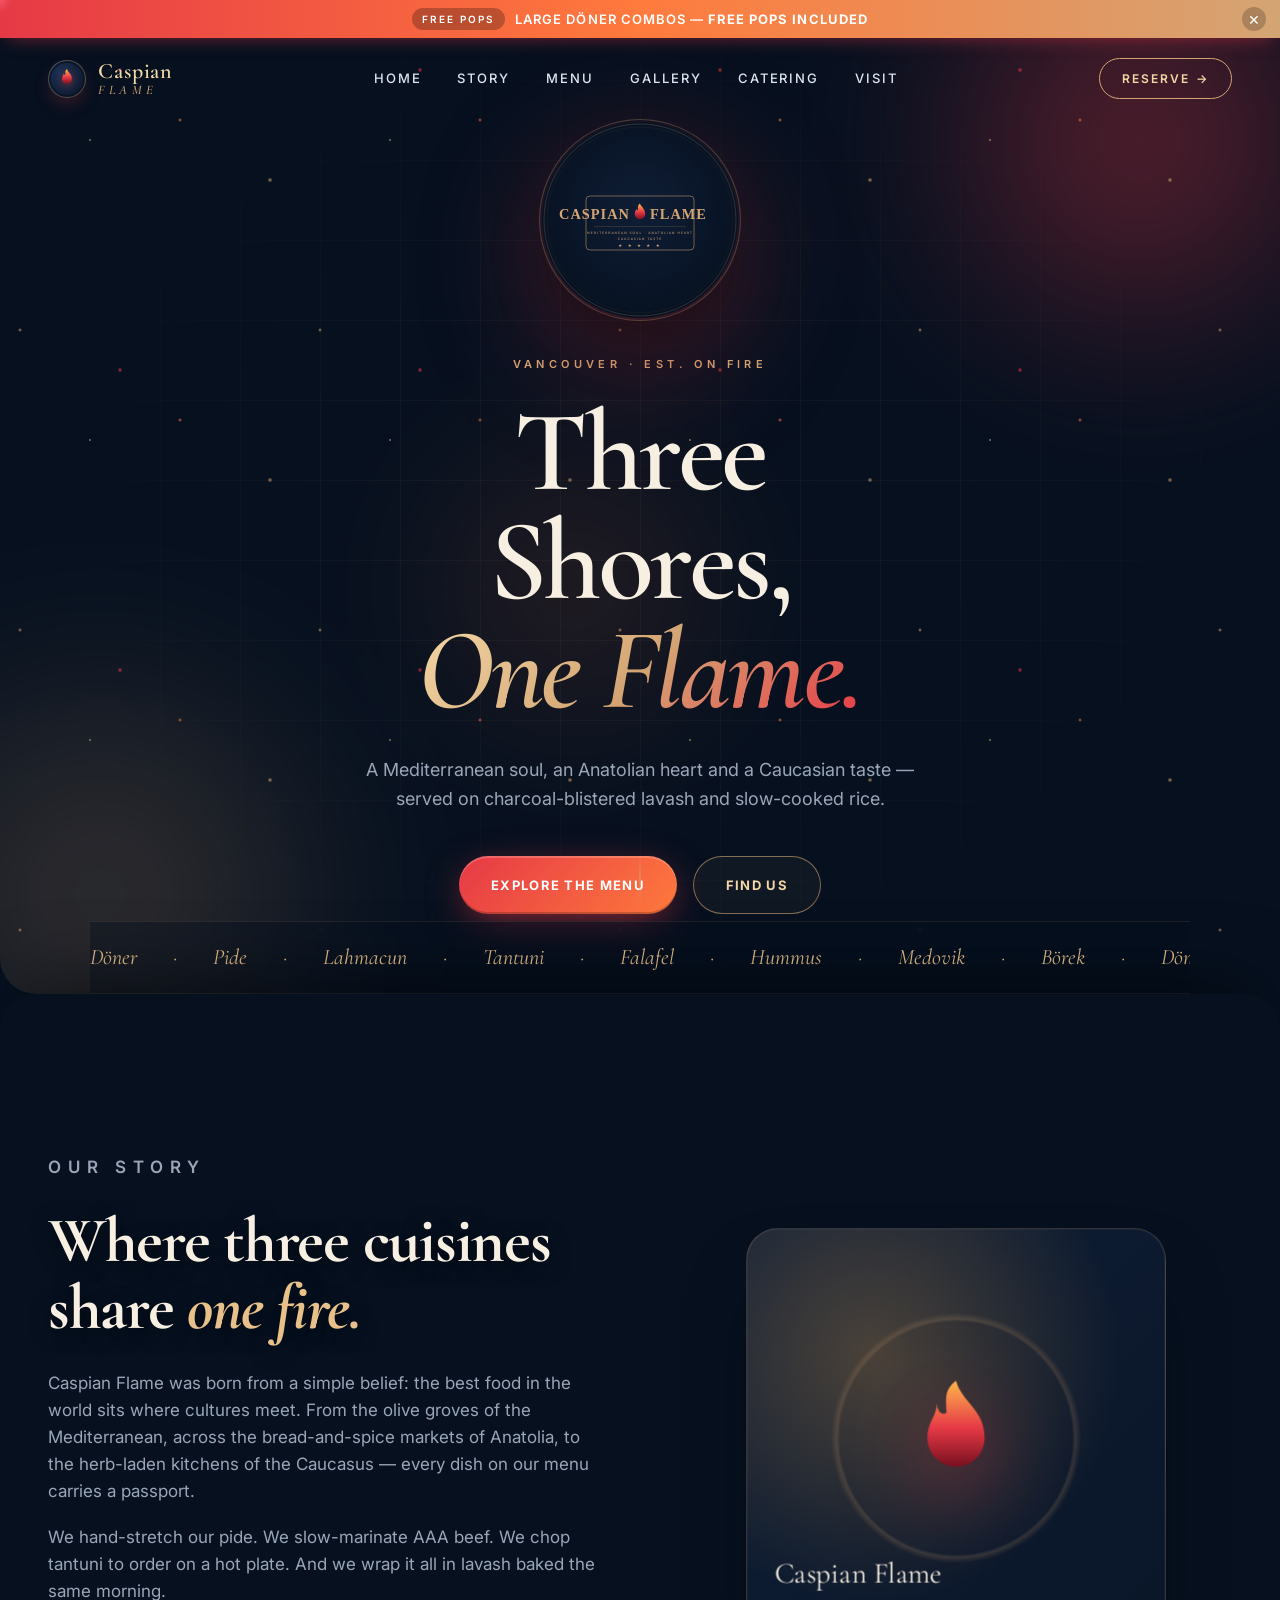
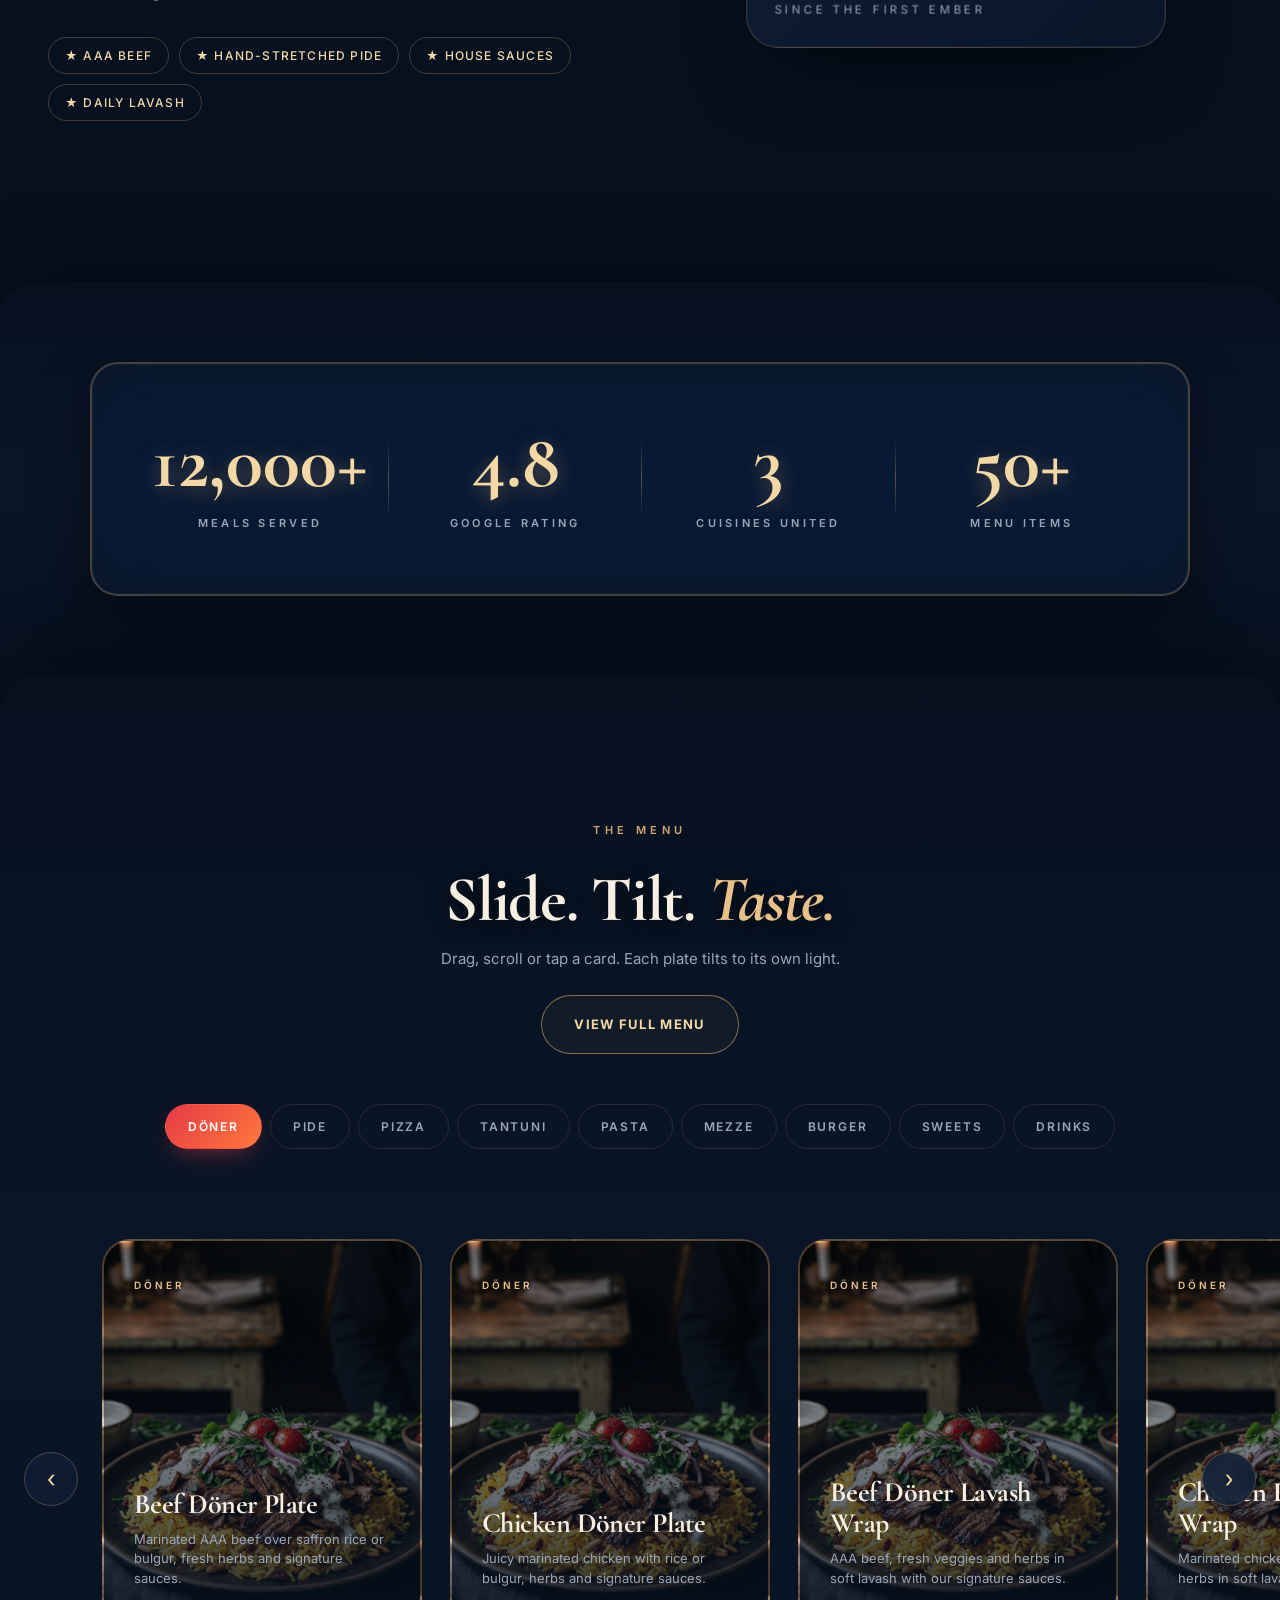
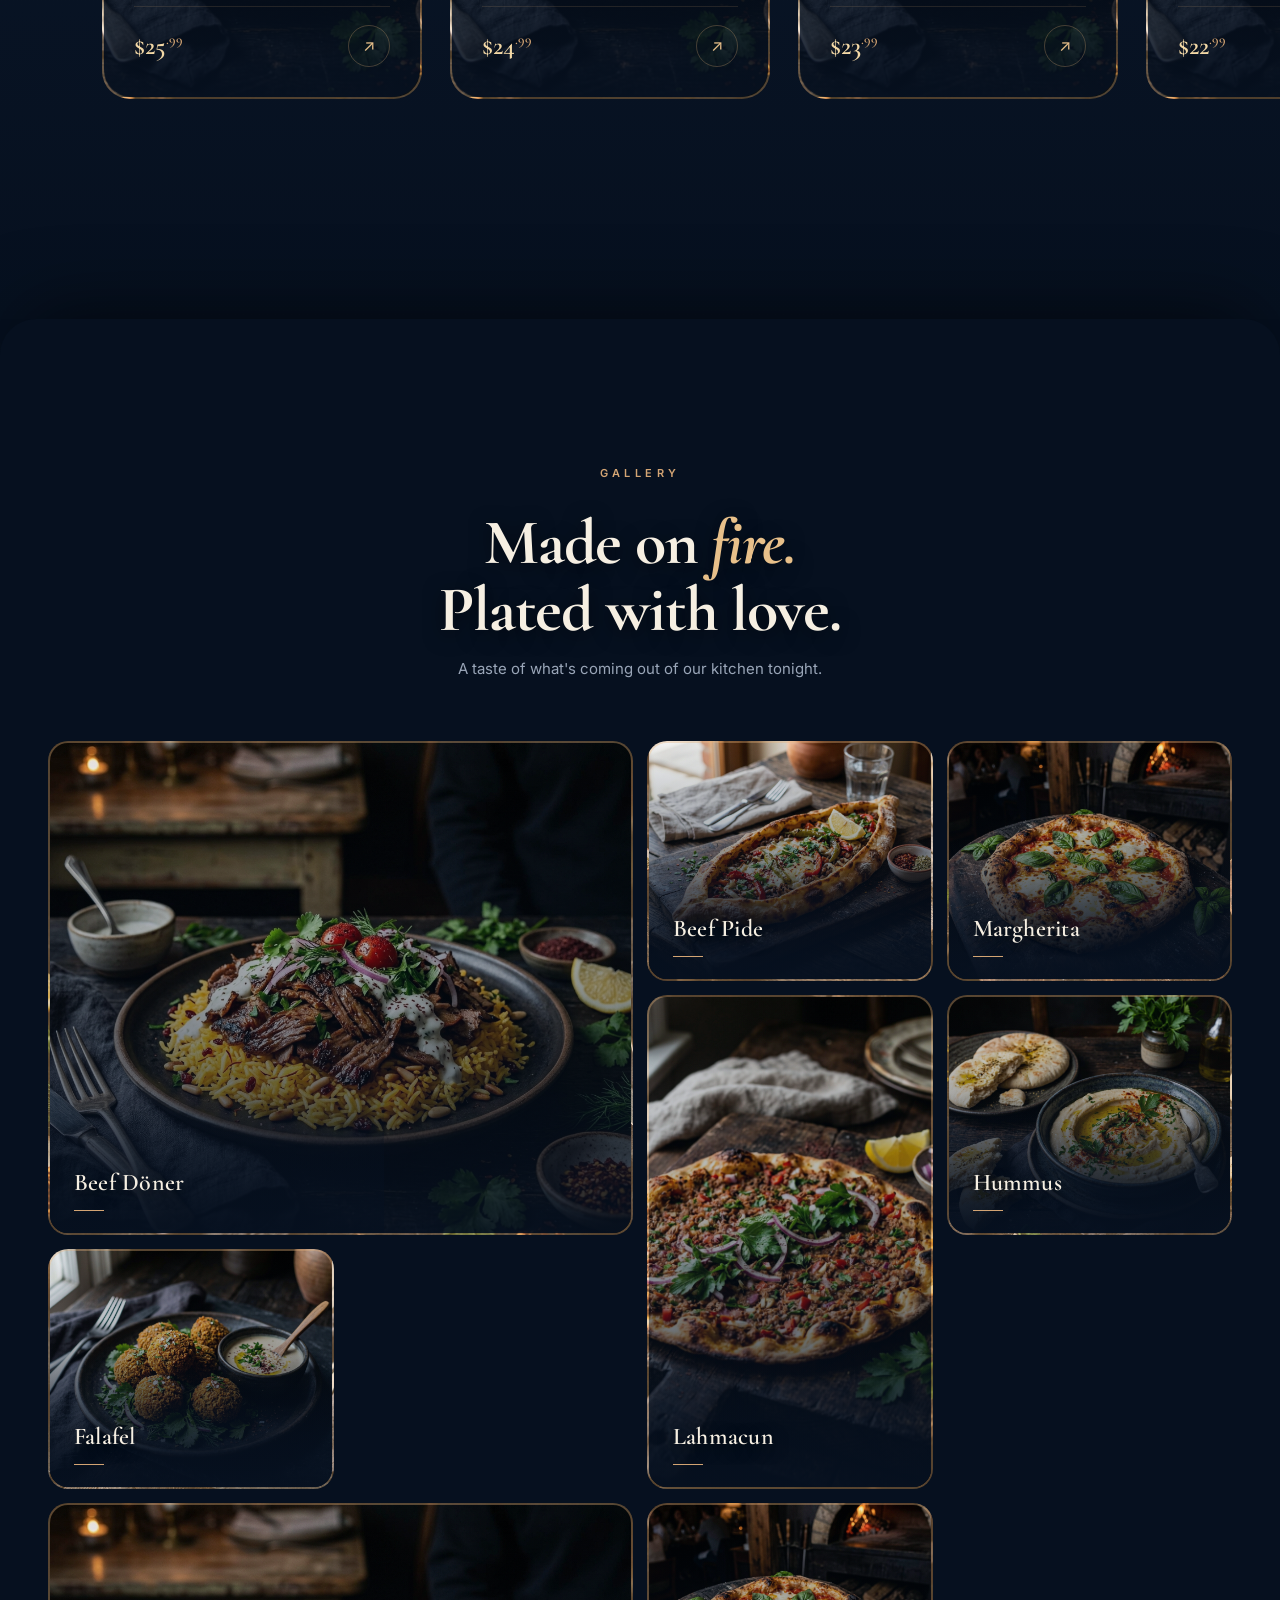
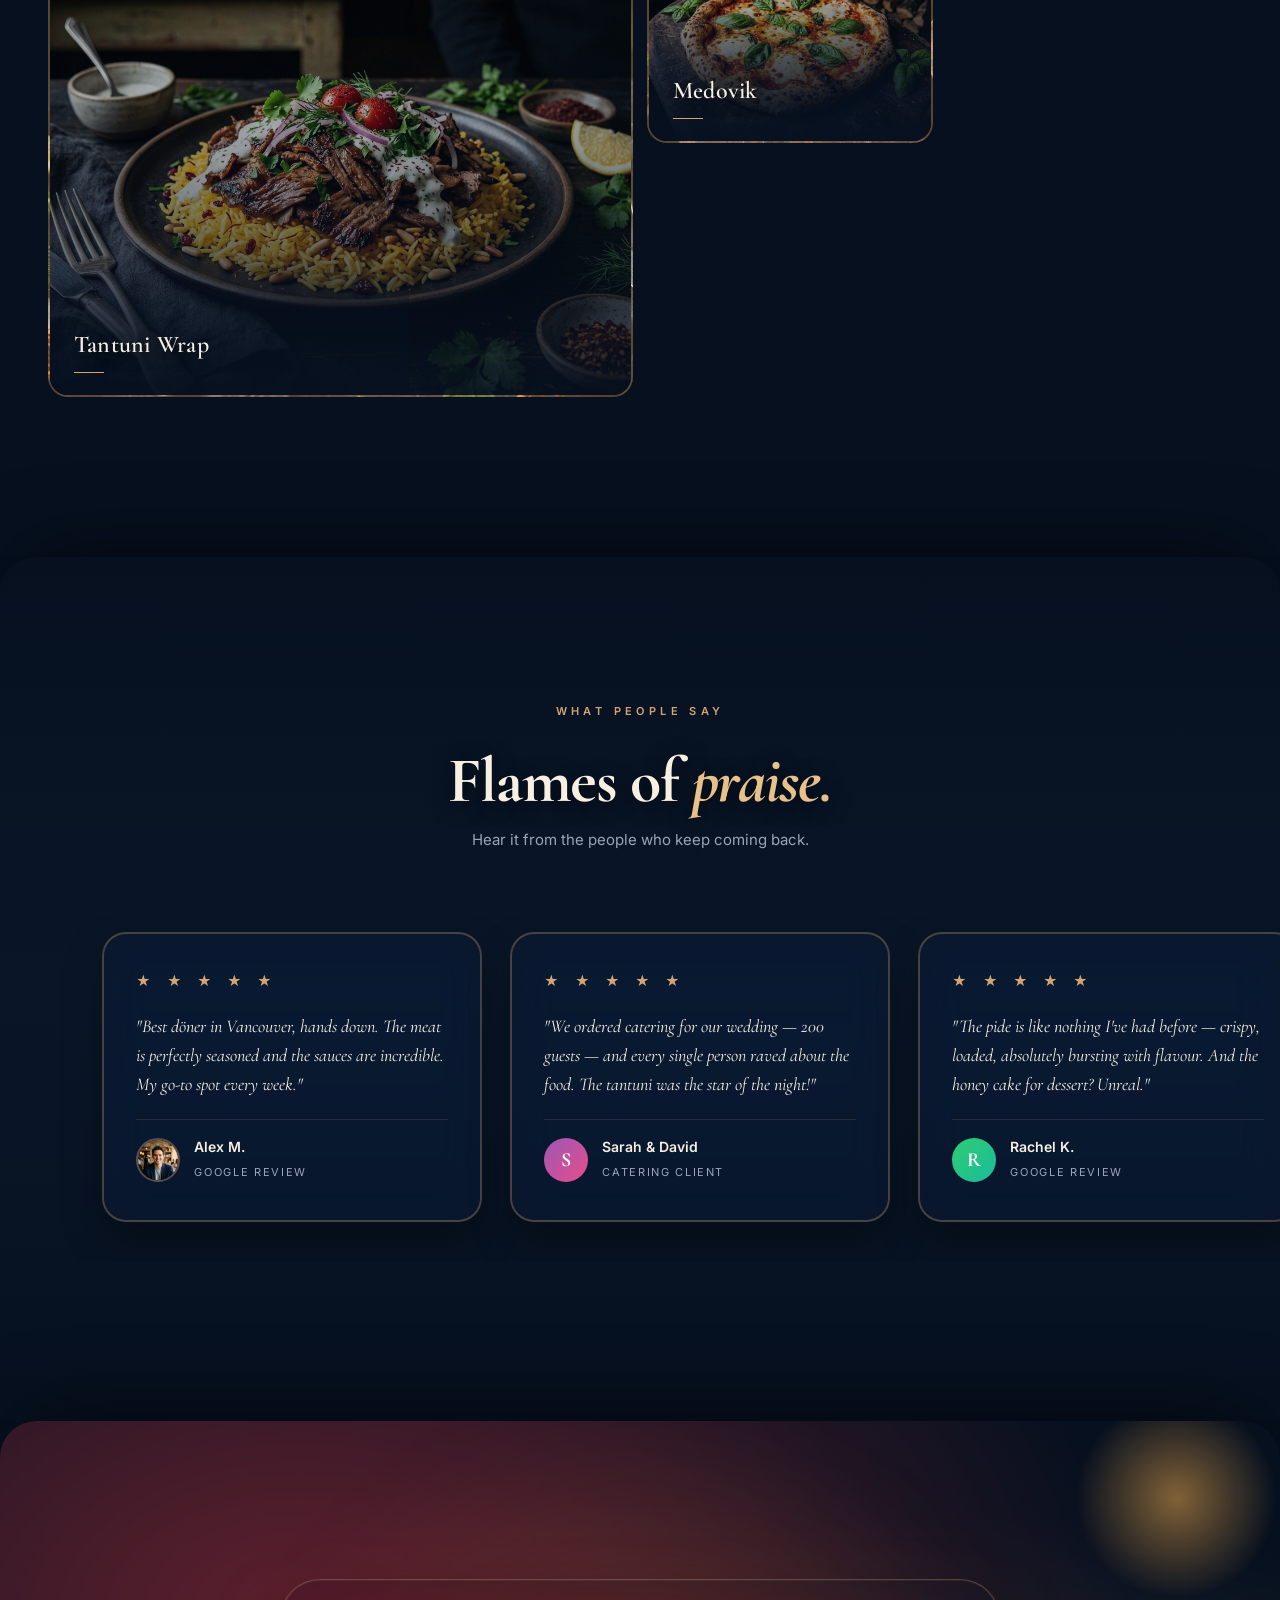
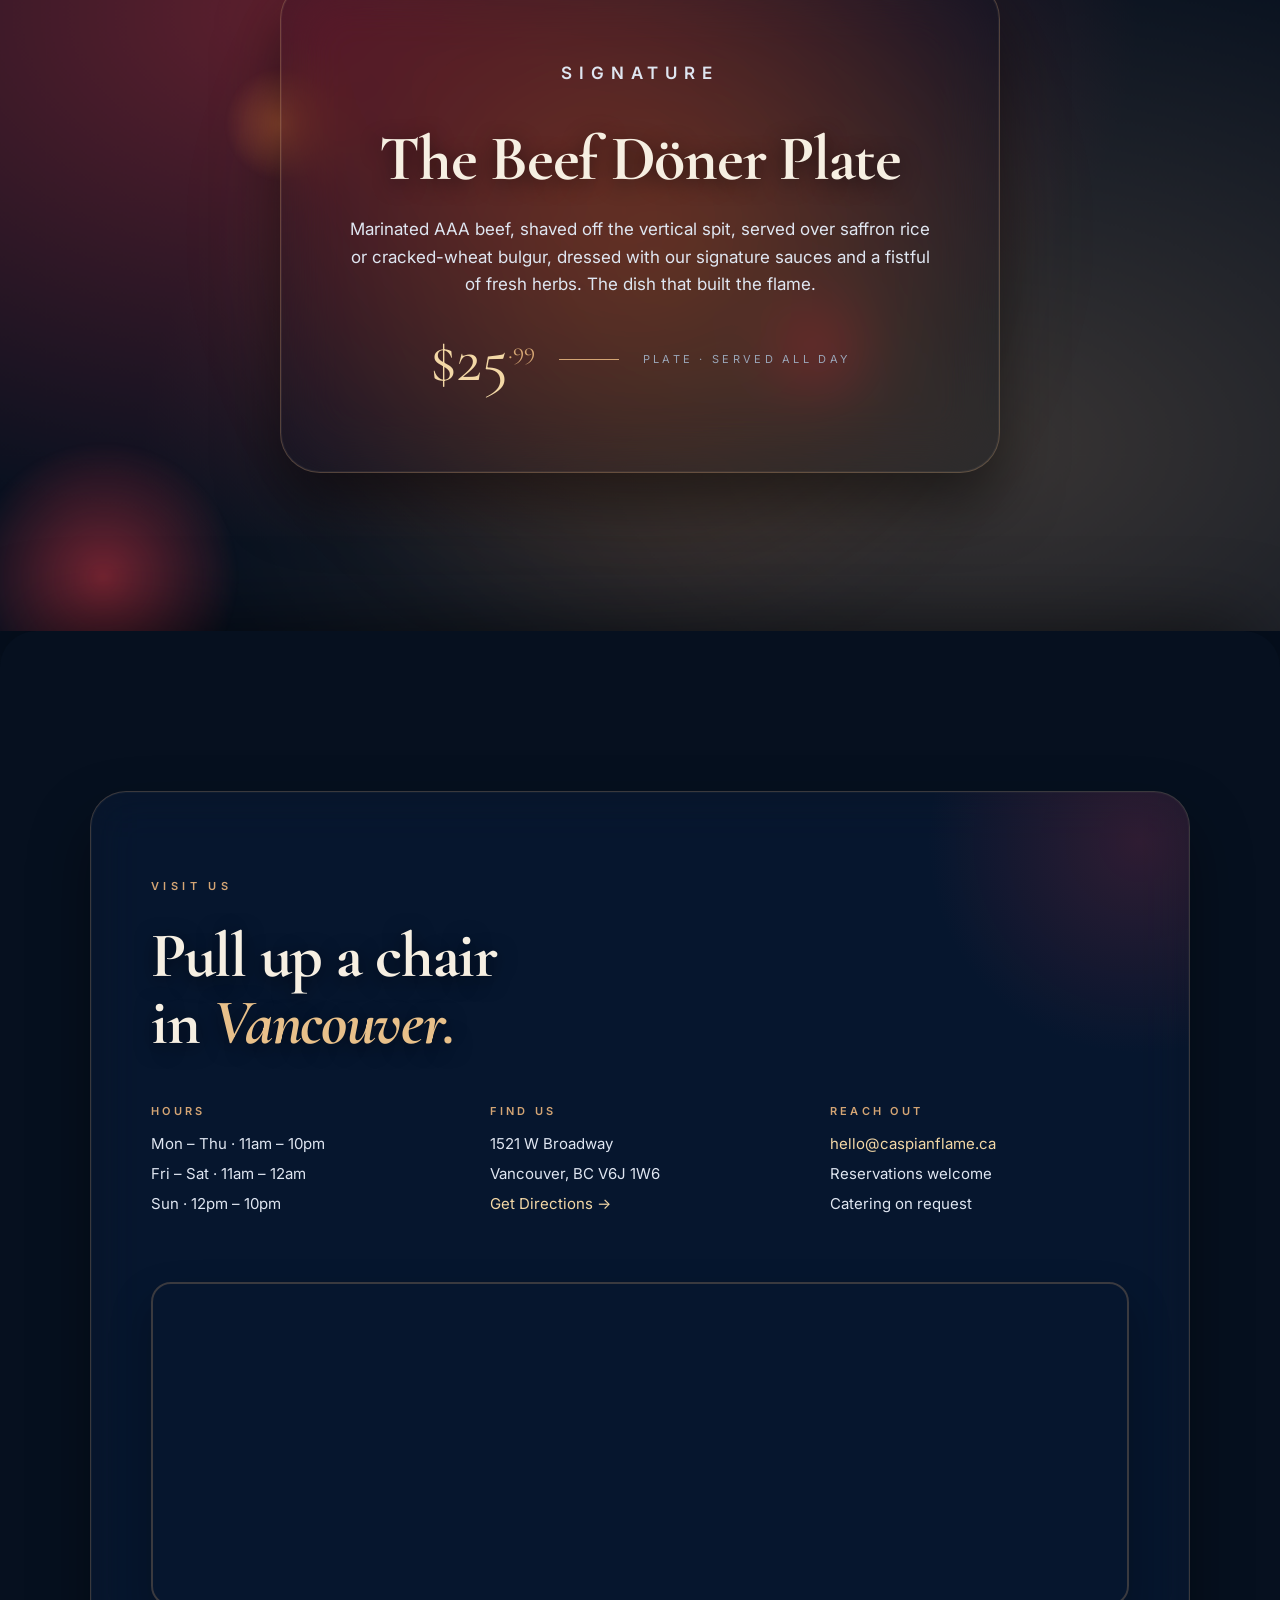
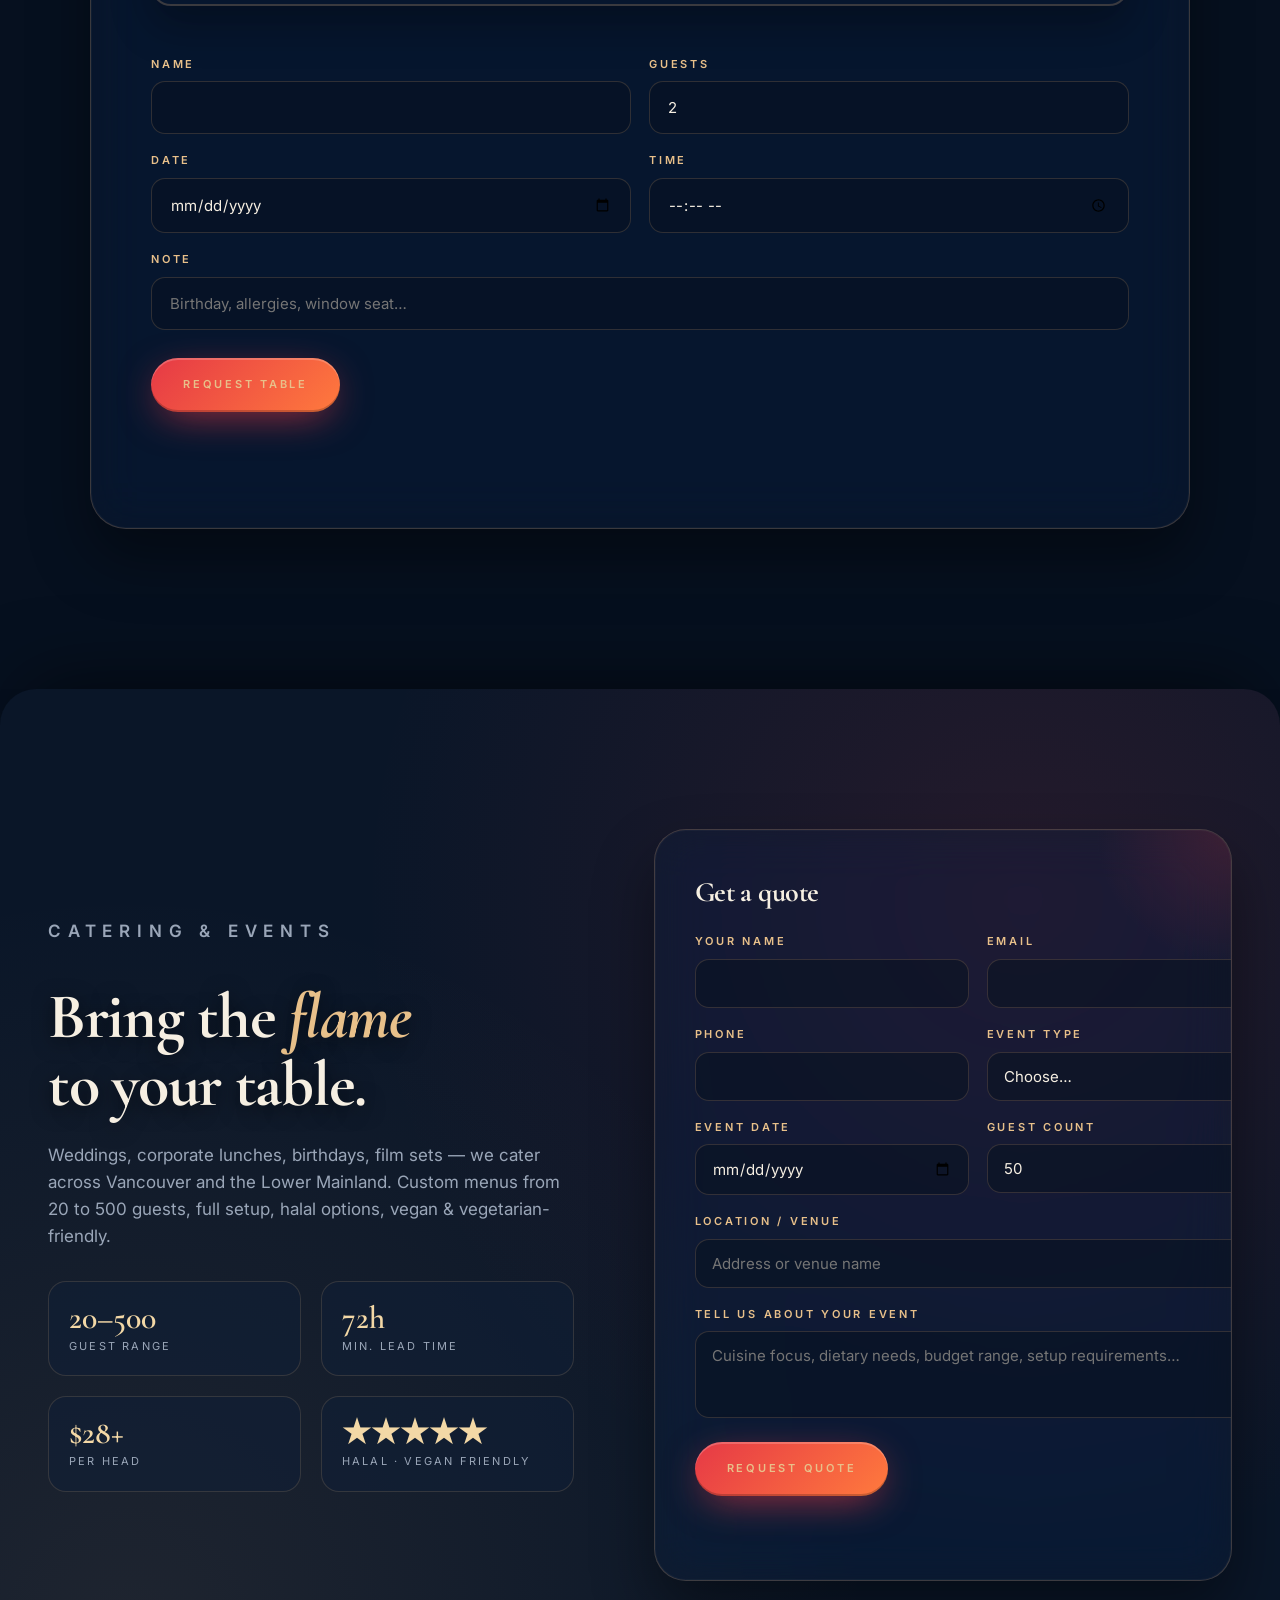
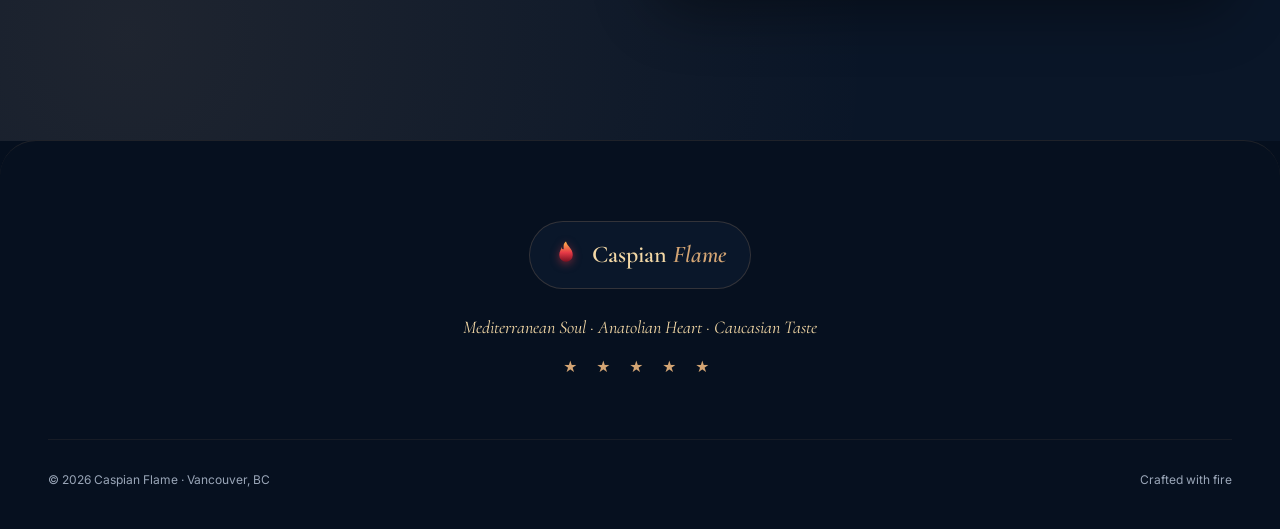
<file: index.html>
<!DOCTYPE html>
<html lang="en">
<head>
<meta charset="UTF-8" />
<meta name="viewport" content="width=device-width, initial-scale=1.0" />
<title>Caspian Flame · Mediterranean Soul · Anatolian Heart · Caucasian Taste</title>
<meta name="description" content="Caspian Flame — a Vancouver restaurant where the Mediterranean, Anatolia and the Caucasus meet on one plate. Döner, pide, pizza, lahmacun and more." />
<link rel="preconnect" href="https://fonts.googleapis.com" />
<link rel="preconnect" href="https://fonts.gstatic.com" crossorigin />
<link href="https://fonts.googleapis.com/css2?family=Cormorant+Garamond:wght@400;500;600;700&family=Inter:wght@300;400;500;600;700&display=swap" rel="stylesheet" />
<link rel="stylesheet" href="styles.css" />
<link rel="icon" href="assets/logo.svg" />
</head>
<body>

<!-- ===== Cursor flame ===== -->
<div class="cursor-flame" id="cursorFlame" aria-hidden="true"></div>

<!-- ===== Promo bar ===== -->
<div class="promo" id="promo">
  <div class="promo-track" id="promoTrack" aria-live="polite"></div>
  <button class="promo-close" id="promoClose" aria-label="Dismiss">×</button>
</div>

<!-- ===== Loader ===== -->
<div class="loader" id="loader">
  <div class="loader-flame">
    <span></span><span></span><span></span>
  </div>
  <p>Igniting the flame…</p>
</div>

<!-- ===== Nav ===== -->
<header class="nav" id="nav">
  <a href="#home" class="nav-logo">
    <span class="nav-mark" aria-hidden="true">
      <svg viewBox="0 0 32 40"><path d="M16 2c2 7 9 9 9 18a9 9 0 1 1-18 0c0-5 3-7 3-11 0 3 2 4 3 3 0-4-1-7 3-10z" fill="url(#nf)"/><defs><linearGradient id="nf" x1="0" x2="0" y1="0" y2="1"><stop offset="0" stop-color="#ffb84d"/><stop offset=".55" stop-color="#e63946"/><stop offset="1" stop-color="#7a1020"/></linearGradient></defs></svg>
    </span>
    <span class="nav-word">Caspian<em>Flame</em></span>
  </a>
  <nav class="nav-links">
    <a href="#home">Home</a>
    <a href="#story">Story</a>
    <a href="#menu">Menu</a>
    <a href="#gallery">Gallery</a>
    <a href="#catering">Catering</a>
    <a href="#visit">Visit</a>
  </nav>
  <a href="#visit" class="nav-cta">Reserve <span>→</span></a>
  <button class="nav-burger" id="navBurger" aria-label="Menu">
    <span></span><span></span><span></span>
  </button>
</header>

<!-- ===== Hero ===== -->
<section class="hero" id="home">
  <div class="hero-bg">
    <div class="orb orb-1"></div>
    <div class="orb orb-2"></div>
    <div class="orb orb-3"></div>
    <div class="grid-overlay"></div>
    <div class="embers"></div>
  </div>

  <div class="hero-stage" id="heroStage">
    <div class="hero-medallion" data-depth="0.4">
      <img src="assets/logo.svg" alt="" />
    </div>

    <div class="hero-text" data-depth="0.15">
      <p class="eyebrow">Vancouver · Est. on Fire</p>
      <h1>
        <span class="line"><span>Three</span></span>
        <span class="line"><span>Shores,</span></span>
        <span class="line gold"><span>One Flame.</span></span>
      </h1>
      <p class="lede">
        A Mediterranean soul, an Anatolian heart and a Caucasian taste — served
        on charcoal-blistered lavash and slow-cooked rice.
      </p>
      <div class="hero-cta">
        <a href="#menu" class="btn btn-primary"><span>Explore the Menu</span></a>
        <a href="#visit" class="btn btn-ghost"><span>Find Us</span></a>
      </div>
    </div>

    <div class="hero-marquee" aria-hidden="true">
      <div class="marquee-track">
        <span>Döner</span><span>·</span><span>Pide</span><span>·</span>
        <span>Lahmacun</span><span>·</span><span>Tantuni</span><span>·</span>
        <span>Falafel</span><span>·</span><span>Hummus</span><span>·</span>
        <span>Medovik</span><span>·</span><span>Börek</span><span>·</span>
        <span>Döner</span><span>·</span><span>Pide</span><span>·</span>
        <span>Lahmacun</span><span>·</span><span>Tantuni</span><span>·</span>
        <span>Falafel</span><span>·</span><span>Hummus</span><span>·</span>
        <span>Medovik</span><span>·</span><span>Börek</span><span>·</span>
      </div>
    </div>
  </div>

  <a href="#story" class="scroll-cue" aria-label="Scroll to next section">
    <span></span>
  </a>
</section>

<!-- ===== Story ===== -->
<section class="story stack" id="story">
  <div class="story-inner">
    <div class="story-copy reveal">
      <p class="eyebrow">Our Story</p>
      <h2>Where three cuisines<br/>share <em>one fire.</em></h2>
      <p>
        Caspian Flame was born from a simple belief: the best food in the world
        sits where cultures meet. From the olive groves of the Mediterranean,
        across the bread-and-spice markets of Anatolia, to the herb-laden
        kitchens of the Caucasus — every dish on our menu carries a passport.
      </p>
      <p>
        We hand-stretch our pide. We slow-marinate AAA beef. We chop tantuni to
        order on a hot plate. And we wrap it all in lavash baked the same morning.
      </p>
      <ul class="badges">
        <li>★ AAA Beef</li>
        <li>★ Hand-stretched Pide</li>
        <li>★ House Sauces</li>
        <li>★ Daily Lavash</li>
      </ul>
    </div>

    <div class="story-visual reveal">
      <div class="tilt" data-tilt>
        <div class="tilt-inner">
          <div class="tilt-layer img"></div>
          <div class="tilt-layer ring"></div>
          <div class="tilt-layer flame">
            <svg viewBox="0 0 60 80" aria-hidden="true">
              <path d="M30 4c4 14 18 18 18 36a18 18 0 1 1-36 0c0-10 6-14 6-22 0 6 4 8 6 6 0-8-2-14 6-20z" fill="url(#g)"/>
              <defs><linearGradient id="g" x1="0" x2="0" y1="0" y2="1">
                <stop offset="0" stop-color="#ffb84d"/>
                <stop offset=".55" stop-color="#e63946"/>
                <stop offset="1" stop-color="#7a1020"/>
              </linearGradient></defs>
            </svg>
          </div>
          <div class="tilt-layer label">
            <span>Caspian Flame</span>
            <small>since the first ember</small>
          </div>
        </div>
      </div>
    </div>
  </div>
</section>

<!-- ===== Stats ===== -->
<section class="stats stack" id="stats">
  <div class="stats-inner reveal">
    <div class="stat" data-target="12000" data-suffix="+">
      <span class="stat-num">0</span>
      <span class="stat-label">Meals Served</span>
    </div>
    <div class="stat-divider"></div>
    <div class="stat" data-target="4.8" data-decimals="1">
      <span class="stat-num">0</span>
      <span class="stat-label">Google Rating</span>
    </div>
    <div class="stat-divider"></div>
    <div class="stat" data-target="3">
      <span class="stat-num">0</span>
      <span class="stat-label">Cuisines United</span>
    </div>
    <div class="stat-divider"></div>
    <div class="stat" data-target="50" data-suffix="+">
      <span class="stat-num">0</span>
      <span class="stat-label">Menu Items</span>
    </div>
  </div>
</section>

<!-- ===== Menu ===== -->
<section class="menu stack" id="menu">
  <div class="menu-head">
    <p class="eyebrow">The Menu</p>
    <h2>Slide. Tilt. <em>Taste.</em></h2>
    <p class="menu-sub">Drag, scroll or tap a card. Each plate tilts to its own light.</p>
    <a href="full-menu.html" class="btn btn-ghost" style="margin-top: 24px;"><span>View Full Menu</span></a>
  </div>

  <div class="menu-tabs" id="menuTabs">
    <button class="active" data-tab="doner">Döner</button>
    <button data-tab="pide">Pide</button>
    <button data-tab="pizza">Pizza</button>
    <button data-tab="tantuni">Tantuni</button>
    <button data-tab="pasta">Pasta</button>
    <button data-tab="mezze">Mezze</button>
    <button data-tab="burger">Burger</button>
    <button data-tab="sweets">Sweets</button>
    <button data-tab="drinks">Drinks</button>
  </div>

  <div class="menu-rail-wrap">
    <button class="rail-btn prev" id="railPrev" aria-label="Previous">‹</button>
    <div class="menu-rail" id="menuRail"></div>
    <button class="rail-btn next" id="railNext" aria-label="Next">›</button>
  </div>
</section>

<!-- ===== Gallery ===== -->
<section class="gallery stack" id="gallery">
  <div class="gallery-head">
    <p class="eyebrow">Gallery</p>
    <h2>Made on <em>fire.</em><br/>Plated with love.</h2>
    <p class="gallery-sub">A taste of what's coming out of our kitchen tonight.</p>
  </div>

  <div class="gallery-grid">
    <figure class="g-card big" data-tone="ember" style="background-image: url('assets/beef_doner.png'); background-size: cover; background-position: center;">
      <div class="g-overlay"></div><span class="g-tag">Beef Döner</span>
    </figure>
    <figure class="g-card" data-tone="amber" style="background-image: url('assets/beef_pide.png'); background-size: cover; background-position: center;">
      <div class="g-overlay"></div><span class="g-tag">Beef Pide</span>
    </figure>
    <figure class="g-card" data-tone="rust" style="background-image: url('assets/margherita_pizza.png'); background-size: cover; background-position: center;">
      <div class="g-overlay"></div><span class="g-tag">Margherita</span>
    </figure>
    <figure class="g-card tall" data-tone="paprika" style="background-image: url('assets/lahmacun.png'); background-size: cover; background-position: center;">
      <div class="g-overlay"></div><span class="g-tag">Lahmacun</span>
    </figure>
    <figure class="g-card" data-tone="olive" style="background-image: url('assets/hummus.png'); background-size: cover; background-position: center;">
      <div class="g-overlay"></div><span class="g-tag">Hummus</span>
    </figure>
    <figure class="g-card" data-tone="herb" style="background-image: url('assets/falafel.png'); background-size: cover; background-position: center;">
      <div class="g-overlay"></div><span class="g-tag">Falafel</span>
    </figure>
    <figure class="g-card big" data-tone="charcoal" style="background-image: url('assets/beef_doner.png'); background-size: cover; background-position: center;">
      <div class="g-overlay"></div><span class="g-tag">Tantuni Wrap</span>
    </figure>
    <figure class="g-card" data-tone="honey" style="background-image: url('assets/margherita_pizza.png'); background-size: cover; background-position: center;">
      <div class="g-overlay"></div><span class="g-tag">Medovik</span>
    </figure>
  </div>
</section>

<!-- ===== Testimonials ===== -->
<section class="testimonials stack" id="testimonials">
  <div class="testimonials-head">
    <p class="eyebrow">What People Say</p>
    <h2>Flames of <em>praise.</em></h2>
    <p class="testimonials-sub">Hear it from the people who keep coming back.</p>
  </div>
  <div class="testimonials-track" id="testimonialsTrack">
    <div class="testimonial-card">
      <div class="tc-stars">★ ★ ★ ★ ★</div>
      <p class="tc-quote">"Best döner in Vancouver, hands down. The meat is perfectly seasoned and the sauces are incredible. My go-to spot every week."</p>
      <div class="tc-author">
        <img class="tc-avatar-img" src="assets/avatar_alex.png" alt="Alex M." />
        <div><strong>Alex M.</strong><span>Google Review</span></div>
      </div>
    </div>
    <div class="testimonial-card">
      <div class="tc-stars">★ ★ ★ ★ ★</div>
      <p class="tc-quote">"We ordered catering for our wedding — 200 guests — and every single person raved about the food. The tantuni was the star of the night!"</p>
      <div class="tc-author">
        <div class="tc-avatar" style="background:linear-gradient(135deg,#9b59b6,#e74c8b)">S</div>
        <div><strong>Sarah &amp; David</strong><span>Catering Client</span></div>
      </div>
    </div>
    <div class="testimonial-card">
      <div class="tc-stars">★ ★ ★ ★ ★</div>
      <p class="tc-quote">"The pide is like nothing I've had before — crispy, loaded, absolutely bursting with flavour. And the honey cake for dessert? Unreal."</p>
      <div class="tc-author">
        <div class="tc-avatar" style="background:linear-gradient(135deg,#2ecc71,#1abc9c)">R</div>
        <div><strong>Rachel K.</strong><span>Google Review</span></div>
      </div>
    </div>
    <div class="testimonial-card">
      <div class="tc-stars">★ ★ ★ ★ ★</div>
      <p class="tc-quote">"I'm from Istanbul and this place brought me right back home. Authentic flavours, generous portions, and the warmest service."</p>
      <div class="tc-author">
        <div class="tc-avatar" style="background:linear-gradient(135deg,#3498db,#2980b9)">E</div>
        <div><strong>Emre T.</strong><span>Regular Guest</span></div>
      </div>
    </div>
    <div class="testimonial-card">
      <div class="tc-stars">★ ★ ★ ★ ★</div>
      <p class="tc-quote">"Finally a place in Vancouver that does Mediterranean right. The falafel is crispy outside, fluffy inside. And their hummus — perfection."</p>
      <div class="tc-author">
        <div class="tc-avatar" style="background:linear-gradient(135deg,#f39c12,#e67e22)">J</div>
        <div><strong>Jessica L.</strong><span>Google Review</span></div>
      </div>
    </div>
  </div>
</section>

<!-- ===== Signature parallax ===== -->
<section class="signature stack" id="signature">
  <div class="parallax-layer back" data-depth="0.2"></div>
  <div class="parallax-layer mid" data-depth="0.45"></div>

  <div class="signature-content reveal">
    <p class="eyebrow">Signature</p>
    <h2>The Beef Döner Plate</h2>
    <p>
      Marinated AAA beef, shaved off the vertical spit, served over saffron rice
      or cracked-wheat bulgur, dressed with our signature sauces and a fistful
      of fresh herbs. The dish that built the flame.
    </p>
    <div class="signature-price">
      <span class="amount">$25<sup>.99</sup></span>
      <span class="line"></span>
      <span class="caption">Plate · Served all day</span>
    </div>
  </div>

  <div class="parallax-layer front" data-depth="0.75"></div>
</section>

<!-- ===== Visit ===== -->
<section class="visit stack" id="visit">
  <div class="visit-card reveal">
    <p class="eyebrow">Visit Us</p>
    <h2>Pull up a chair<br/>in <em>Vancouver.</em></h2>

    <div class="visit-grid">
      <div>
        <h4>Hours</h4>
        <p>Mon – Thu · 11am – 10pm</p>
        <p>Fri – Sat · 11am – 12am</p>
        <p>Sun · 12pm – 10pm</p>
      </div>
      <div>
        <h4>Find Us</h4>
        <p>1521 W Broadway</p>
        <p>Vancouver, BC V6J 1W6</p>
        <p><a href="https://www.google.com/maps/dir//1521+W+Broadway,+Vancouver,+BC+V6J+1W6" target="_blank" rel="noopener">Get Directions →</a></p>
      </div>
      <div>
        <h4>Reach Out</h4>
        <p><a href="#">hello@caspianflame.ca</a></p>
        <p>Reservations welcome</p>
        <p>Catering on request</p>
      </div>
    </div>

    <div class="visit-map reveal">
      <iframe 
        src="https://www.google.com/maps/embed?pb=!1m18!1m12!1m3!1d2603.0!2d-123.1456!3d49.2634!2m3!1f0!2f0!3f0!3m2!1i1024!2i768!4f13.1!3m3!1m2!1s0x548673d0b4789e8f%3A0x0!2s1521+W+Broadway%2C+Vancouver%2C+BC+V6J+1W6!5e0!3m2!1sen!2sca!4v1714000000000"
        width="100%" 
        height="320" 
        style="border:0;border-radius:20px;filter:saturate(0.7) contrast(1.1) brightness(0.7);" 
        allowfullscreen="" 
        loading="lazy" 
        referrerpolicy="no-referrer-when-downgrade"
        title="Caspian Flame · 1521 W Broadway, Vancouver"
      ></iframe>
    </div>

    <form class="reserve" id="reserveForm" autocomplete="off">
      <div class="row">
        <label><span>Name</span><input type="text" required name="name" /></label>
        <label><span>Guests</span><input type="number" min="1" max="20" required name="guests" value="2" /></label>
      </div>
      <div class="row">
        <label><span>Date</span><input type="date" required name="date" /></label>
        <label><span>Time</span><input type="time" required name="time" /></label>
      </div>
      <label class="full"><span>Note</span><input type="text" name="note" placeholder="Birthday, allergies, window seat…" /></label>
      <button class="btn btn-primary"><span>Request Table</span></button>
      <p class="reserve-msg" id="reserveMsg"></p>
    </form>
  </div>
</section>

<!-- ===== Catering ===== -->
<section class="catering stack" id="catering">
  <div class="cater-grid">
    <div class="cater-copy reveal">
      <p class="eyebrow">Catering & Events</p>
      <h2>Bring the <em>flame</em><br/>to your table.</h2>
      <p>
        Weddings, corporate lunches, birthdays, film sets — we cater across
        Vancouver and the Lower Mainland. Custom menus from 20 to 500 guests,
        full setup, halal options, vegan & vegetarian-friendly.
      </p>
      <ul class="cater-features">
        <li><strong>20–500</strong><span>guest range</span></li>
        <li><strong>72h</strong><span>min. lead time</span></li>
        <li><strong>$28+</strong><span>per head</span></li>
        <li><strong>★★★★★</strong><span>halal · vegan friendly</span></li>
      </ul>
    </div>

    <form class="cater-form reveal" id="cateringForm" autocomplete="off">
      <h3>Get a quote</h3>
      <div class="row">
        <label><span>Your Name</span><input type="text" required name="name" /></label>
        <label><span>Email</span><input type="email" required name="email" /></label>
      </div>
      <div class="row">
        <label><span>Phone</span><input type="tel" name="phone" /></label>
        <label><span>Event Type</span>
          <select name="eventType" required>
            <option value="">Choose…</option>
            <option>Wedding</option>
            <option>Corporate</option>
            <option>Birthday</option>
            <option>Film / Production</option>
            <option>Private Dinner</option>
            <option>Other</option>
          </select>
        </label>
      </div>
      <div class="row">
        <label><span>Event Date</span><input type="date" required name="date" /></label>
        <label><span>Guest Count</span><input type="number" min="20" max="500" required name="guests" value="50" /></label>
      </div>
      <label class="full"><span>Location / Venue</span><input type="text" name="venue" placeholder="Address or venue name" /></label>
      <label class="full"><span>Tell us about your event</span><textarea name="notes" rows="3" placeholder="Cuisine focus, dietary needs, budget range, setup requirements…"></textarea></label>
      <button class="btn btn-primary"><span>Request Quote</span></button>
      <p class="cater-msg" id="cateringMsg"></p>
    </form>
  </div>
</section>

<!-- ===== Footer ===== -->
<footer class="foot">
  <div class="foot-top">
    <div class="foot-logo">
      <svg viewBox="0 0 32 40" aria-hidden="true"><path d="M16 2c2 7 9 9 9 18a9 9 0 1 1-18 0c0-5 3-7 3-11 0 3 2 4 3 3 0-4-1-7 3-10z" fill="url(#ff)"/><defs><linearGradient id="ff" x1="0" x2="0" y1="0" y2="1"><stop offset="0" stop-color="#ffb84d"/><stop offset=".55" stop-color="#e63946"/><stop offset="1" stop-color="#7a1020"/></linearGradient></defs></svg>
      <span>Caspian<em>Flame</em></span>
    </div>
    <p class="foot-tag">Mediterranean Soul · Anatolian Heart · Caucasian Taste</p>
    <div class="foot-stars">★ ★ ★ ★ ★</div>
  </div>
  <div class="foot-bot">
    <span>© <span id="year"></span> Caspian Flame · Vancouver, BC</span>
    <span>Crafted with fire</span>
  </div>
</footer>

<script src="script.js" defer></script>
</body>
</html>
</file>
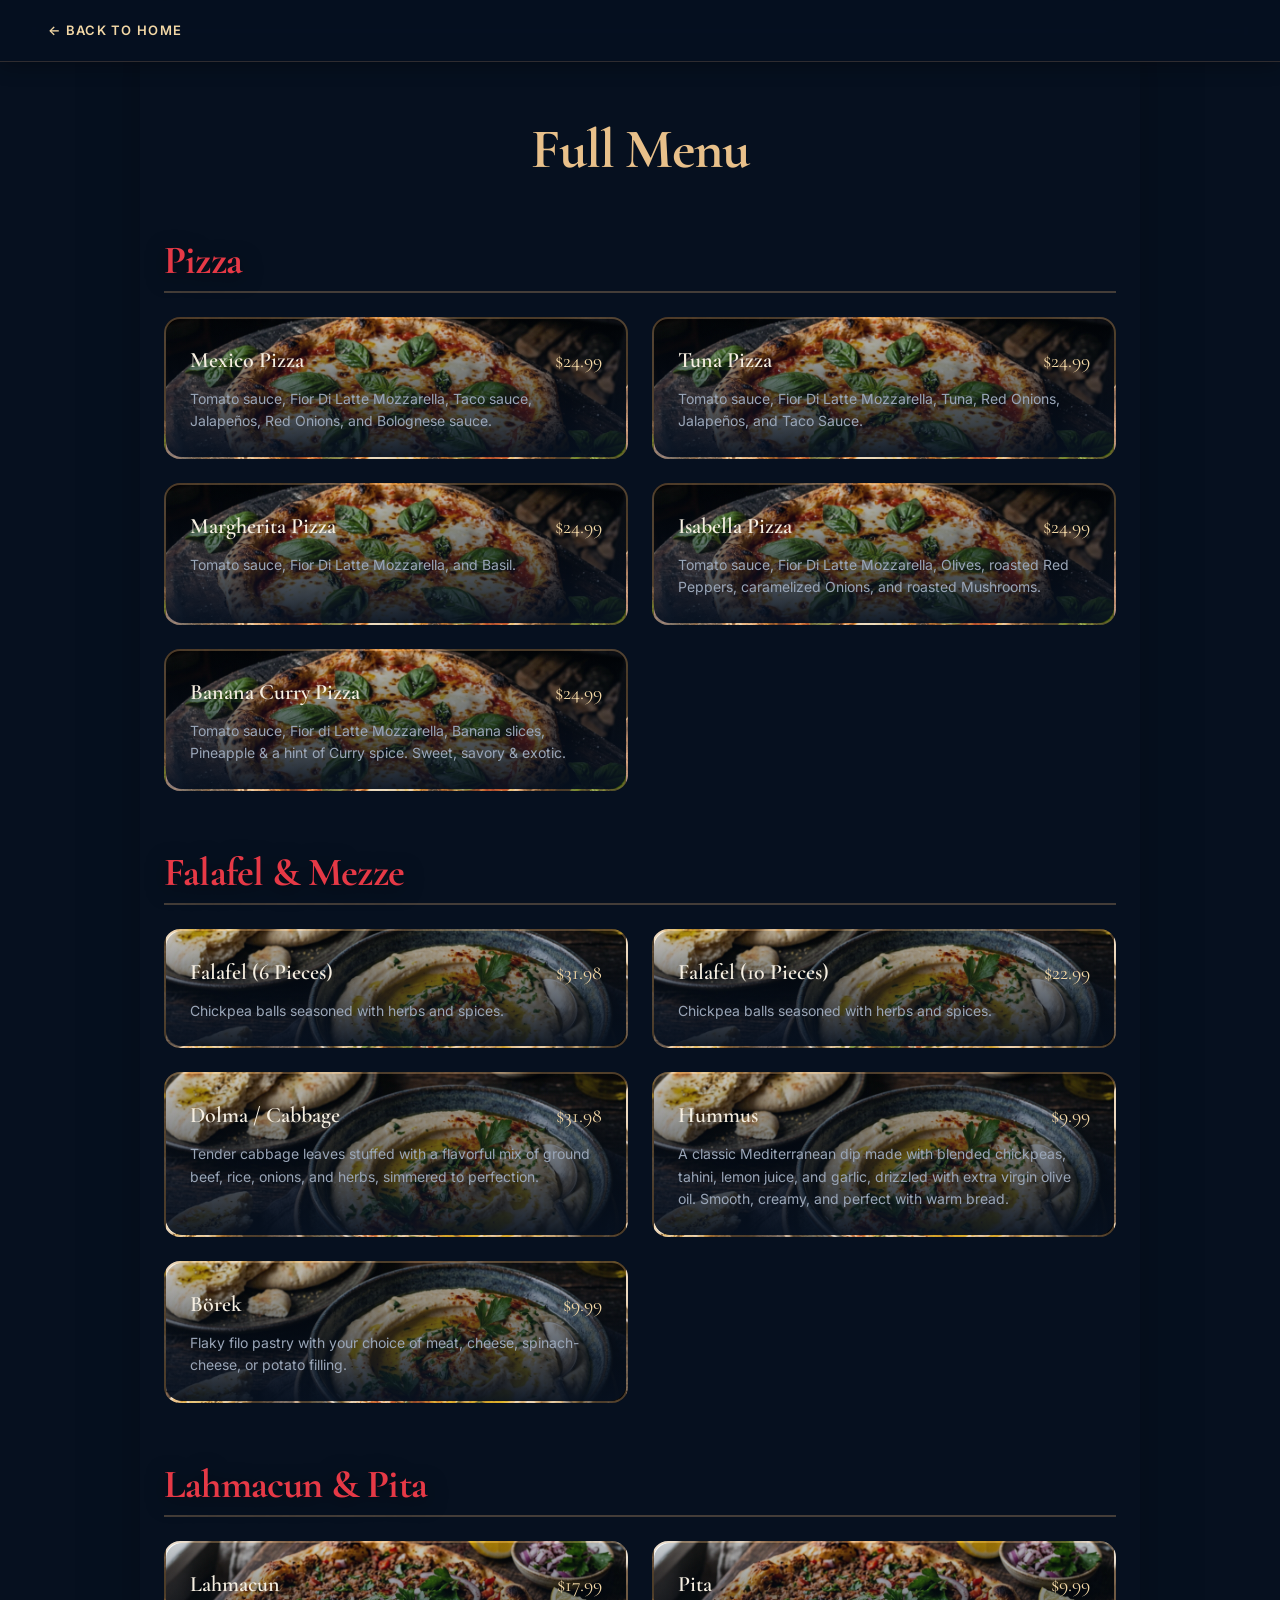
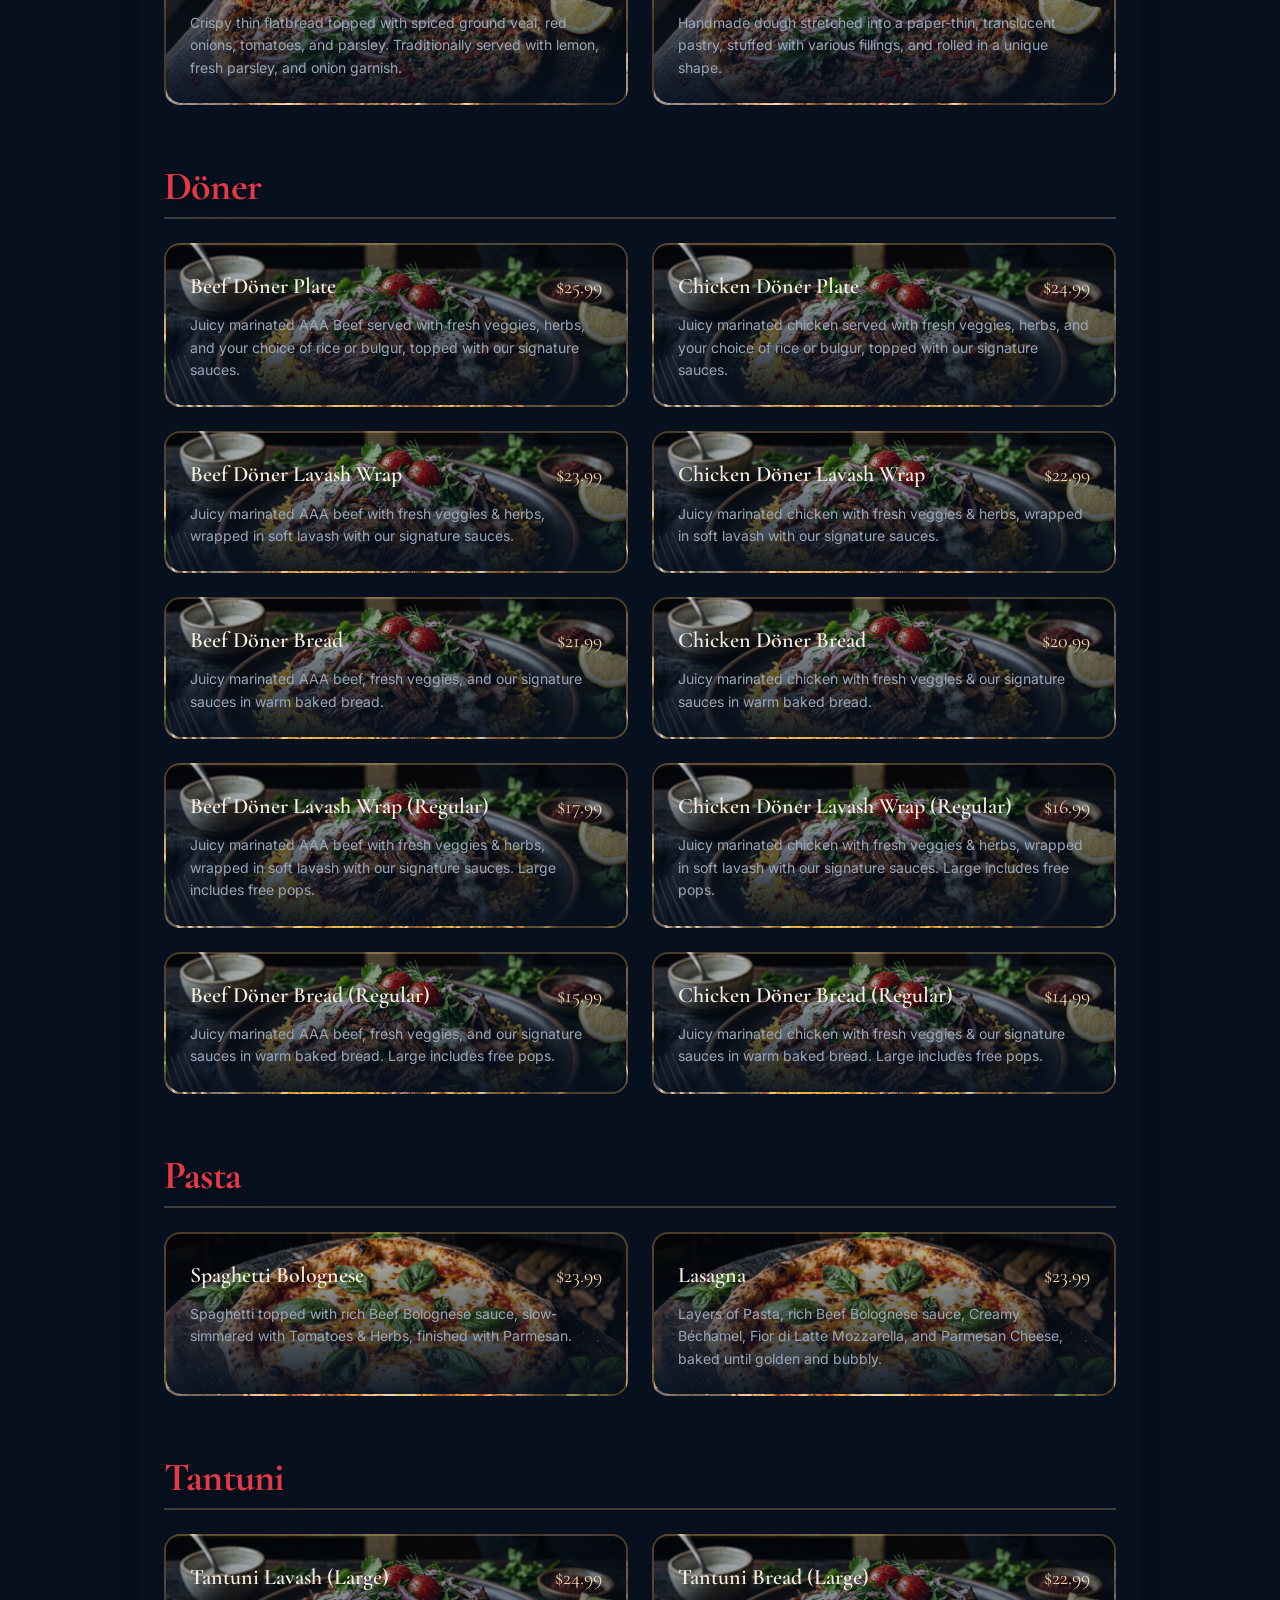
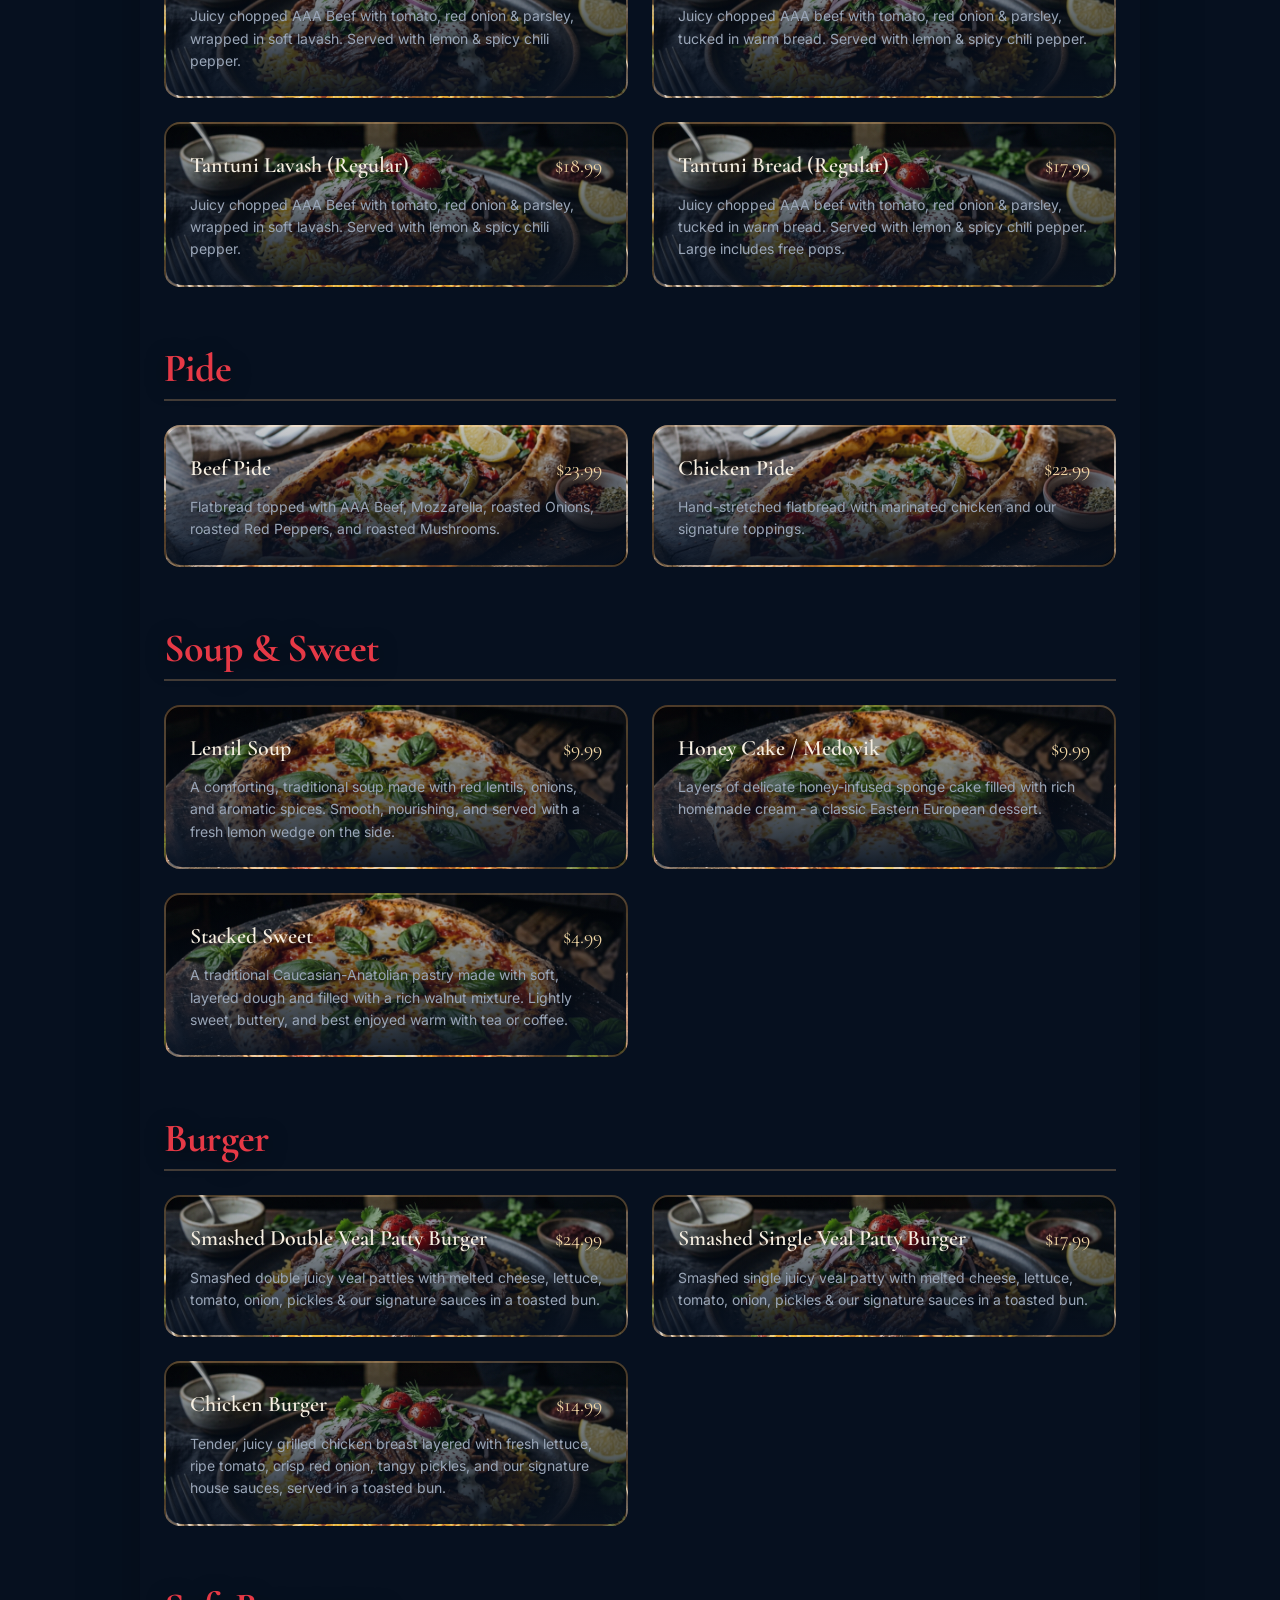
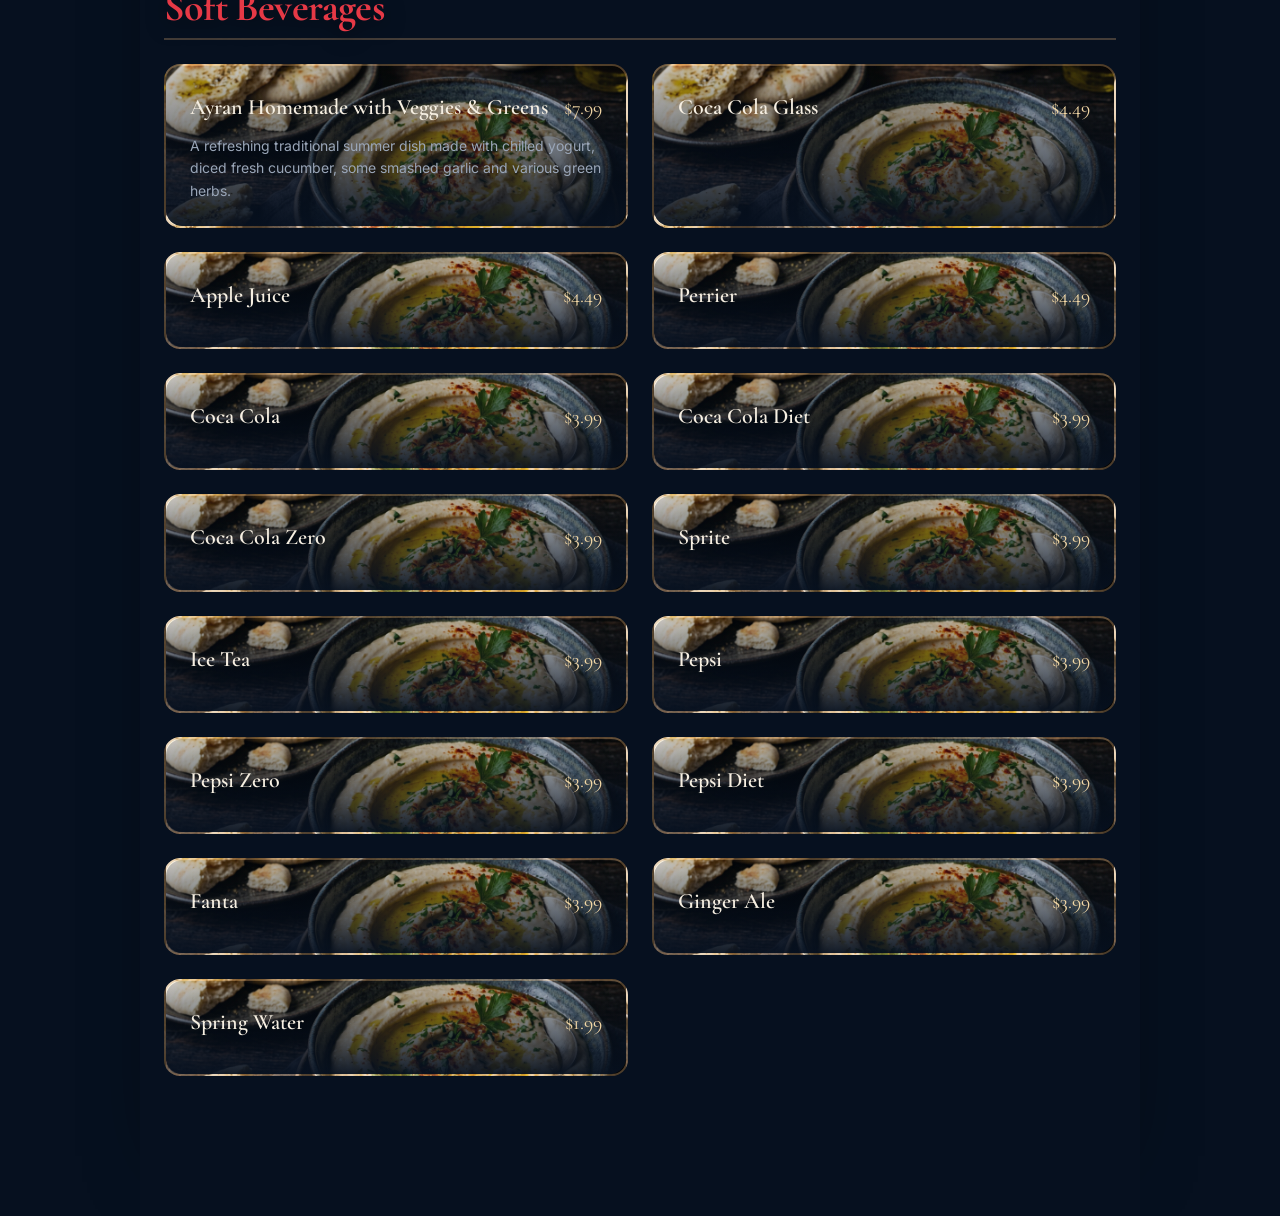
<file: full-menu.html>
<!DOCTYPE html>
<html lang="en">
<head>
<meta charset="UTF-8" />
<meta name="viewport" content="width=device-width, initial-scale=1.0" />
<title>Full Menu · Caspian Flame</title>
<link href="https://fonts.googleapis.com/css2?family=Cormorant+Garamond:wght@400;500;600;700&family=Inter:wght@300;400;500;600;700&display=swap" rel="stylesheet" />
<link rel="stylesheet" href="styles.css" />
<link rel="icon" href="assets/logo.svg" />
<style>
  .full-menu-page { padding: 120px 24px 80px; max-width: 1000px; margin: 0 auto; }
  .full-menu-page h1 { text-align: center; color: var(--gold-400); margin-bottom: 60px; font-size: 3.5rem; }
  .menu-category { margin-bottom: 60px; }
  .menu-category h2 { color: var(--flame); font-size: 2.5rem; margin-bottom: 24px; border-bottom: 2px solid rgba(212,165,116,.3); padding-bottom: 10px; }
  .menu-list { display: grid; grid-template-columns: 1fr; gap: 24px; }
  @media (min-width: 768px) { .menu-list { grid-template-columns: 1fr 1fr; } }
  .menu-item-row { background: linear-gradient(180deg,var(--navy-700),var(--navy-800)); border: 2px solid rgba(212,165,116,.35); padding: 24px; border-radius: 16px; transition: transform 0.4s var(--ease), box-shadow 0.4s var(--ease), border-color 0.4s; transform-style: preserve-3d; position: relative; overflow: hidden;}
  .menu-item-row:hover { box-shadow: 0 30px 60px -10px rgba(230,57,70,.4); border-color: var(--gold-500); }
  .menu-item-row::before { content:""; position:absolute; inset:0; background:radial-gradient(circle at 50% 0%,rgba(230,57,70,.18),transparent 60%); opacity:0; transition:opacity .5s var(--ease); border-radius: 14px; pointer-events: none;}
  .menu-item-row:hover::before { opacity: 1; }
  .menu-item-header { display: flex; justify-content: space-between; align-items: baseline; margin-bottom: 10px; transform: translateZ(20px); gap: 12px; flex-wrap: wrap; }
  .m-name { font-family: var(--serif); font-size: 22px; color: var(--cream); font-weight: 600; }
  .m-price { font-family: var(--serif); font-size: 20px; color: var(--gold-300); white-space: nowrap; }
  .m-desc { font-size: 14px; color: var(--muted); transform: translateZ(10px); }
  
  .back-nav { position: fixed; top: 0; left: 0; right: 0; padding: 20px 48px; background: rgba(6,16,31,.85); backdrop-filter: blur(20px) saturate(160%); z-index: 100; display: flex; align-items: center; border-bottom: 1px solid rgba(212,165,116,.2); box-shadow: 0 4px 20px rgba(0,0,0,.3); }
  .back-btn { color: var(--gold-300); font-weight: 600; letter-spacing: 0.1em; text-transform: uppercase; font-size: 13px; text-decoration: none; display: flex; align-items: center; gap: 8px; transition: color 0.3s; }
  .back-btn:hover { color: var(--gold-500); }

  /* Full menu responsive */
  @media (max-width: 780px) {
    .back-nav { padding: 16px 20px; }
    .back-btn { font-size: 12px; }
    .full-menu-page { padding: 90px 16px 60px; }
    .full-menu-page h1 { font-size: 2.4rem; margin-bottom: 40px; }
    .menu-category h2 { font-size: 1.8rem; }
    .m-name { font-size: 18px; }
    .m-price { font-size: 17px; }
    .m-desc { font-size: 13px; }
    .menu-item-row { padding: 18px; }
  }
</style>
</head>
<body>

<header class="back-nav">
  <a href="index.html" class="back-btn">← Back to Home</a>
</header>

<main class="full-menu-page stack">
  <h1>Full Menu</h1>
  
  <section class="menu-category reveal">
    <h2>Pizza</h2>
    <div class="menu-list">
      <article class="menu-item-row">
        <div class="menu-item-header"><span class="m-name">Mexico Pizza</span><span class="m-price">$24.99</span></div>
        <p class="m-desc">Tomato sauce, Fior Di Latte Mozzarella, Taco sauce, Jalapeños, Red Onions, and Bolognese sauce.</p>
      </article>
      <article class="menu-item-row">
        <div class="menu-item-header"><span class="m-name">Tuna Pizza</span><span class="m-price">$24.99</span></div>
        <p class="m-desc">Tomato sauce, Fior Di Latte Mozzarella, Tuna, Red Onions, Jalapeños, and Taco Sauce.</p>
      </article>
      <article class="menu-item-row">
        <div class="menu-item-header"><span class="m-name">Margherita Pizza</span><span class="m-price">$24.99</span></div>
        <p class="m-desc">Tomato sauce, Fior Di Latte Mozzarella, and Basil.</p>
      </article>
      <article class="menu-item-row">
        <div class="menu-item-header"><span class="m-name">Isabella Pizza</span><span class="m-price">$24.99</span></div>
        <p class="m-desc">Tomato sauce, Fior Di Latte Mozzarella, Olives, roasted Red Peppers, caramelized Onions, and roasted Mushrooms.</p>
      </article>
      <article class="menu-item-row">
        <div class="menu-item-header"><span class="m-name">Banana Curry Pizza</span><span class="m-price">$24.99</span></div>
        <p class="m-desc">Tomato sauce, Fior di Latte Mozzarella, Banana slices, Pineapple & a hint of Curry spice. Sweet, savory & exotic.</p>
      </article>
    </div>
  </section>

  <section class="menu-category reveal">
    <h2>Falafel & Mezze</h2>
    <div class="menu-list">
      <article class="menu-item-row">
        <div class="menu-item-header"><span class="m-name">Falafel (6 Pieces)</span><span class="m-price">$31.98</span></div>
        <p class="m-desc">Chickpea balls seasoned with herbs and spices.</p>
      </article>
      <article class="menu-item-row">
        <div class="menu-item-header"><span class="m-name">Falafel (10 Pieces)</span><span class="m-price">$22.99</span></div>
        <p class="m-desc">Chickpea balls seasoned with herbs and spices.</p>
      </article>
      <article class="menu-item-row">
        <div class="menu-item-header"><span class="m-name">Dolma / Cabbage</span><span class="m-price">$31.98</span></div>
        <p class="m-desc">Tender cabbage leaves stuffed with a flavorful mix of ground beef, rice, onions, and herbs, simmered to perfection.</p>
      </article>
      <article class="menu-item-row">
        <div class="menu-item-header"><span class="m-name">Hummus</span><span class="m-price">$9.99</span></div>
        <p class="m-desc">A classic Mediterranean dip made with blended chickpeas, tahini, lemon juice, and garlic, drizzled with extra virgin olive oil. Smooth, creamy, and perfect with warm bread.</p>
      </article>
      <article class="menu-item-row">
        <div class="menu-item-header"><span class="m-name">Börek</span><span class="m-price">$9.99</span></div>
        <p class="m-desc">Flaky filo pastry with your choice of meat, cheese, spinach-cheese, or potato filling.</p>
      </article>
    </div>
  </section>

  <section class="menu-category reveal">
    <h2>Lahmacun & Pita</h2>
    <div class="menu-list">
      <article class="menu-item-row">
        <div class="menu-item-header"><span class="m-name">Lahmacun</span><span class="m-price">$17.99</span></div>
        <p class="m-desc">Crispy thin flatbread topped with spiced ground veal, red onions, tomatoes, and parsley. Traditionally served with lemon, fresh parsley, and onion garnish.</p>
      </article>
      <article class="menu-item-row">
        <div class="menu-item-header"><span class="m-name">Pita</span><span class="m-price">$9.99</span></div>
        <p class="m-desc">Handmade dough stretched into a paper-thin, translucent pastry, stuffed with various fillings, and rolled in a unique shape.</p>
      </article>
    </div>
  </section>

  <section class="menu-category reveal">
    <h2>Döner</h2>
    <div class="menu-list">
      <article class="menu-item-row">
        <div class="menu-item-header"><span class="m-name">Beef Döner Plate</span><span class="m-price">$25.99</span></div>
        <p class="m-desc">Juicy marinated AAA Beef served with fresh veggies, herbs, and your choice of rice or bulgur, topped with our signature sauces.</p>
      </article>
      <article class="menu-item-row">
        <div class="menu-item-header"><span class="m-name">Chicken Döner Plate</span><span class="m-price">$24.99</span></div>
        <p class="m-desc">Juicy marinated chicken served with fresh veggies, herbs, and your choice of rice or bulgur, topped with our signature sauces.</p>
      </article>
      <article class="menu-item-row">
        <div class="menu-item-header"><span class="m-name">Beef Döner Lavash Wrap</span><span class="m-price">$23.99</span></div>
        <p class="m-desc">Juicy marinated AAA beef with fresh veggies & herbs, wrapped in soft lavash with our signature sauces.</p>
      </article>
      <article class="menu-item-row">
        <div class="menu-item-header"><span class="m-name">Chicken Döner Lavash Wrap</span><span class="m-price">$22.99</span></div>
        <p class="m-desc">Juicy marinated chicken with fresh veggies & herbs, wrapped in soft lavash with our signature sauces.</p>
      </article>
      <article class="menu-item-row">
        <div class="menu-item-header"><span class="m-name">Beef Döner Bread</span><span class="m-price">$21.99</span></div>
        <p class="m-desc">Juicy marinated AAA beef, fresh veggies, and our signature sauces in warm baked bread.</p>
      </article>
      <article class="menu-item-row">
        <div class="menu-item-header"><span class="m-name">Chicken Döner Bread</span><span class="m-price">$20.99</span></div>
        <p class="m-desc">Juicy marinated chicken with fresh veggies & our signature sauces in warm baked bread.</p>
      </article>
      <article class="menu-item-row">
        <div class="menu-item-header"><span class="m-name">Beef Döner Lavash Wrap (Regular)</span><span class="m-price">$17.99</span></div>
        <p class="m-desc">Juicy marinated AAA beef with fresh veggies & herbs, wrapped in soft lavash with our signature sauces. Large includes free pops.</p>
      </article>
      <article class="menu-item-row">
        <div class="menu-item-header"><span class="m-name">Chicken Döner Lavash Wrap (Regular)</span><span class="m-price">$16.99</span></div>
        <p class="m-desc">Juicy marinated chicken with fresh veggies & herbs, wrapped in soft lavash with our signature sauces. Large includes free pops.</p>
      </article>
      <article class="menu-item-row">
        <div class="menu-item-header"><span class="m-name">Beef Döner Bread (Regular)</span><span class="m-price">$15.99</span></div>
        <p class="m-desc">Juicy marinated AAA beef, fresh veggies, and our signature sauces in warm baked bread. Large includes free pops.</p>
      </article>
      <article class="menu-item-row">
        <div class="menu-item-header"><span class="m-name">Chicken Döner Bread (Regular)</span><span class="m-price">$14.99</span></div>
        <p class="m-desc">Juicy marinated chicken with fresh veggies & our signature sauces in warm baked bread. Large includes free pops.</p>
      </article>
    </div>
  </section>

  <section class="menu-category reveal">
    <h2>Pasta</h2>
    <div class="menu-list">
      <article class="menu-item-row">
        <div class="menu-item-header"><span class="m-name">Spaghetti Bolognese</span><span class="m-price">$23.99</span></div>
        <p class="m-desc">Spaghetti topped with rich Beef Bolognese sauce, slow-simmered with Tomatoes & Herbs, finished with Parmesan.</p>
      </article>
      <article class="menu-item-row">
        <div class="menu-item-header"><span class="m-name">Lasagna</span><span class="m-price">$23.99</span></div>
        <p class="m-desc">Layers of Pasta, rich Beef Bolognese sauce, Creamy Béchamel, Fior di Latte Mozzarella, and Parmesan Cheese, baked until golden and bubbly.</p>
      </article>
    </div>
  </section>

  <section class="menu-category reveal">
    <h2>Tantuni</h2>
    <div class="menu-list">
      <article class="menu-item-row">
        <div class="menu-item-header"><span class="m-name">Tantuni Lavash (Large)</span><span class="m-price">$24.99</span></div>
        <p class="m-desc">Juicy chopped AAA Beef with tomato, red onion & parsley, wrapped in soft lavash. Served with lemon & spicy chili pepper.</p>
      </article>
      <article class="menu-item-row">
        <div class="menu-item-header"><span class="m-name">Tantuni Bread (Large)</span><span class="m-price">$22.99</span></div>
        <p class="m-desc">Juicy chopped AAA beef with tomato, red onion & parsley, tucked in warm bread. Served with lemon & spicy chili pepper.</p>
      </article>
      <article class="menu-item-row">
        <div class="menu-item-header"><span class="m-name">Tantuni Lavash (Regular)</span><span class="m-price">$18.99</span></div>
        <p class="m-desc">Juicy chopped AAA Beef with tomato, red onion & parsley, wrapped in soft lavash. Served with lemon & spicy chili pepper.</p>
      </article>
      <article class="menu-item-row">
        <div class="menu-item-header"><span class="m-name">Tantuni Bread (Regular)</span><span class="m-price">$17.99</span></div>
        <p class="m-desc">Juicy chopped AAA beef with tomato, red onion & parsley, tucked in warm bread. Served with lemon & spicy chili pepper. Large includes free pops.</p>
      </article>
    </div>
  </section>

  <section class="menu-category reveal">
    <h2>Pide</h2>
    <div class="menu-list">
      <article class="menu-item-row">
        <div class="menu-item-header"><span class="m-name">Beef Pide</span><span class="m-price">$23.99</span></div>
        <p class="m-desc">Flatbread topped with AAA Beef, Mozzarella, roasted Onions, roasted Red Peppers, and roasted Mushrooms.</p>
      </article>
      <article class="menu-item-row">
        <div class="menu-item-header"><span class="m-name">Chicken Pide</span><span class="m-price">$22.99</span></div>
        <p class="m-desc">Hand-stretched flatbread with marinated chicken and our signature toppings.</p>
      </article>
    </div>
  </section>

  <section class="menu-category reveal">
    <h2>Soup & Sweet</h2>
    <div class="menu-list">
      <article class="menu-item-row">
        <div class="menu-item-header"><span class="m-name">Lentil Soup</span><span class="m-price">$9.99</span></div>
        <p class="m-desc">A comforting, traditional soup made with red lentils, onions, and aromatic spices. Smooth, nourishing, and served with a fresh lemon wedge on the side.</p>
      </article>
      <article class="menu-item-row">
        <div class="menu-item-header"><span class="m-name">Honey Cake / Medovik</span><span class="m-price">$9.99</span></div>
        <p class="m-desc">Layers of delicate honey-infused sponge cake filled with rich homemade cream - a classic Eastern European dessert.</p>
      </article>
      <article class="menu-item-row">
        <div class="menu-item-header"><span class="m-name">Stacked Sweet</span><span class="m-price">$4.99</span></div>
        <p class="m-desc">A traditional Caucasian-Anatolian pastry made with soft, layered dough and filled with a rich walnut mixture. Lightly sweet, buttery, and best enjoyed warm with tea or coffee.</p>
      </article>
    </div>
  </section>

  <section class="menu-category reveal">
    <h2>Burger</h2>
    <div class="menu-list">
      <article class="menu-item-row">
        <div class="menu-item-header"><span class="m-name">Smashed Double Veal Patty Burger</span><span class="m-price">$24.99</span></div>
        <p class="m-desc">Smashed double juicy veal patties with melted cheese, lettuce, tomato, onion, pickles & our signature sauces in a toasted bun.</p>
      </article>
      <article class="menu-item-row">
        <div class="menu-item-header"><span class="m-name">Smashed Single Veal Patty Burger</span><span class="m-price">$17.99</span></div>
        <p class="m-desc">Smashed single juicy veal patty with melted cheese, lettuce, tomato, onion, pickles & our signature sauces in a toasted bun.</p>
      </article>
      <article class="menu-item-row">
        <div class="menu-item-header"><span class="m-name">Chicken Burger</span><span class="m-price">$14.99</span></div>
        <p class="m-desc">Tender, juicy grilled chicken breast layered with fresh lettuce, ripe tomato, crisp red onion, tangy pickles, and our signature house sauces, served in a toasted bun.</p>
      </article>
    </div>
  </section>

  <section class="menu-category reveal">
    <h2>Soft Beverages</h2>
    <div class="menu-list">
      <article class="menu-item-row">
        <div class="menu-item-header"><span class="m-name">Ayran Homemade with Veggies & Greens</span><span class="m-price">$7.99</span></div>
        <p class="m-desc">A refreshing traditional summer dish made with chilled yogurt, diced fresh cucumber, some smashed garlic and various green herbs.</p>
      </article>
      <article class="menu-item-row"> <div class="menu-item-header"><span class="m-name">Coca Cola Glass</span><span class="m-price">$4.49</span></div> <p class="m-desc"></p> </article>
      <article class="menu-item-row"> <div class="menu-item-header"><span class="m-name">Apple Juice</span><span class="m-price">$4.49</span></div> <p class="m-desc"></p> </article>
      <article class="menu-item-row"> <div class="menu-item-header"><span class="m-name">Perrier</span><span class="m-price">$4.49</span></div> <p class="m-desc"></p> </article>
      <article class="menu-item-row"> <div class="menu-item-header"><span class="m-name">Coca Cola</span><span class="m-price">$3.99</span></div> <p class="m-desc"></p> </article>
      <article class="menu-item-row"> <div class="menu-item-header"><span class="m-name">Coca Cola Diet</span><span class="m-price">$3.99</span></div> <p class="m-desc"></p> </article>
      <article class="menu-item-row"> <div class="menu-item-header"><span class="m-name">Coca Cola Zero</span><span class="m-price">$3.99</span></div> <p class="m-desc"></p> </article>
      <article class="menu-item-row"> <div class="menu-item-header"><span class="m-name">Sprite</span><span class="m-price">$3.99</span></div> <p class="m-desc"></p> </article>
      <article class="menu-item-row"> <div class="menu-item-header"><span class="m-name">Ice Tea</span><span class="m-price">$3.99</span></div> <p class="m-desc"></p> </article>
      <article class="menu-item-row"> <div class="menu-item-header"><span class="m-name">Pepsi</span><span class="m-price">$3.99</span></div> <p class="m-desc"></p> </article>
      <article class="menu-item-row"> <div class="menu-item-header"><span class="m-name">Pepsi Zero</span><span class="m-price">$3.99</span></div> <p class="m-desc"></p> </article>
      <article class="menu-item-row"> <div class="menu-item-header"><span class="m-name">Pepsi Diet</span><span class="m-price">$3.99</span></div> <p class="m-desc"></p> </article>
      <article class="menu-item-row"> <div class="menu-item-header"><span class="m-name">Fanta</span><span class="m-price">$3.99</span></div> <p class="m-desc"></p> </article>
      <article class="menu-item-row"> <div class="menu-item-header"><span class="m-name">Ginger Ale</span><span class="m-price">$3.99</span></div> <p class="m-desc"></p> </article>
      <article class="menu-item-row"> <div class="menu-item-header"><span class="m-name">Spring Water</span><span class="m-price">$1.99</span></div> <p class="m-desc"></p> </article>
    </div>
  </section>

</main>
<script>
  // Dynamic background image map
  const CAT_IMAGES = {
    'Pizza': 'assets/margherita_pizza.png',
    'Falafel & Mezze': 'assets/hummus.png',
    'Lahmacun & Pita': 'assets/lahmacun.png',
    'Döner': 'assets/beef_doner.png',
    'Pasta': 'assets/margherita_pizza.png',
    'Tantuni': 'assets/beef_doner.png',
    'Pide': 'assets/beef_pide.png',
    'Soup & Sweet': 'assets/margherita_pizza.png',
    'Burger': 'assets/beef_doner.png',
    'Soft Beverages': 'assets/hummus.png'
  };

  document.querySelectorAll('.menu-category').forEach(sec => {
    const title = sec.querySelector('h2').innerText.trim();
    const bgUrl = CAT_IMAGES[title];
    if(bgUrl) {
      sec.querySelectorAll('.menu-item-row').forEach(row => {
        row.style.backgroundImage = `url('${bgUrl}')`;
        row.style.backgroundSize = 'cover';
        row.style.backgroundPosition = 'center';
        
        const overlay = document.createElement('div');
        overlay.style.position = 'absolute';
        overlay.style.inset = '0';
        overlay.style.background = 'linear-gradient(180deg, rgba(6,16,31,0.2) 0%, rgba(6,16,31,0.95) 100%)';
        overlay.style.zIndex = '0';
        overlay.style.pointerEvents = 'none';
        overlay.style.borderRadius = '16px';
        row.prepend(overlay);
        
        row.querySelectorAll('div, p, span').forEach(child => {
          if(child !== overlay) {
            child.style.position = 'relative';
            child.style.zIndex = '1';
          }
        });
      });
    }
  });

  // Add simple 3D effect to menu items on mousemove
  document.querySelectorAll('.menu-item-row').forEach(row => {
    row.addEventListener('mousemove', e => {
      const rect = row.getBoundingClientRect();
      const x = e.clientX - rect.left;
      const y = e.clientY - rect.top;
      const midX = rect.width / 2;
      const midY = rect.height / 2;
      const rotX = ((y - midY) / midY) * -12;
      const rotY = ((x - midX) / midX) * 12;
      row.style.transform = `perspective(800px) rotateX(${rotX}deg) rotateY(${rotY}deg) scale(1.02)`;
      row.style.zIndex = 10;
    });
    row.addEventListener('mouseleave', () => {
      row.style.transform = '';
      row.style.zIndex = 1;
    });
  });

  // Reveal on scroll
  const io = new IntersectionObserver(entries => {
    entries.forEach(e => e.isIntersecting && e.target.classList.add('in'));
  }, { threshold: 0.1 });
  document.querySelectorAll('.reveal').forEach(el => io.observe(el));
</script>
</body>
</html>
</file>
<file: styles.css>
/* ============================================================
   Caspian Flame — Theme
   Navy #0a1628 · Gold #d4a574 · Flame red #e63946
============================================================ */
:root{
  --navy-900:#06101f;
  --navy-800:#0a1628;
  --navy-700:#0f1e36;
  --navy-600:#16294a;
  --gold-500:#d4a574;
  --gold-400:#e8c08a;
  --gold-300:#f3d8a6;
  --flame:#e63946;
  --flame-2:#ff7a3d;
  --cream:#f6efe2;
  --ink:#dfe6f1;
  --muted:#9aa6b8;
  --serif:'Cormorant Garamond',serif;
  --sans:'Inter',system-ui,sans-serif;
  --ease:cubic-bezier(.2,.8,.2,1);
}

*{box-sizing:border-box;margin:0;padding:0}
html,body{background:var(--navy-900);color:var(--ink);font-family:var(--sans);overflow-x:hidden}
html{scroll-behavior:smooth}
body{min-height:100vh;line-height:1.6;-webkit-font-smoothing:antialiased}
img{max-width:100%;display:block}
a{color:inherit;text-decoration:none}
button{font:inherit;cursor:pointer;border:0;background:none;color:inherit}
section{position:relative}

::selection{background:var(--gold-500);color:var(--navy-900)}

/* shared */
.eyebrow{
  font-size:11px;letter-spacing:.4em;text-transform:uppercase;color:var(--gold-500);
  font-weight:600;margin-bottom:18px;display:inline-block;
}
h1,h2,h3,h4{font-family:var(--serif);font-weight:700;line-height:1.05;letter-spacing:-.02em}
h2{font-size:clamp(2.4rem,5vw,4.8rem);color:var(--cream); text-shadow: 0 4px 20px rgba(0,0,0,0.6);}
h2 em{color:var(--gold-400);font-style:italic}

.btn{
  position:relative;display:inline-flex;align-items:center;gap:8px;
  padding:18px 32px;border-radius:999px;font-weight:700;font-size:13px;letter-spacing:.1em;
  text-transform:uppercase;transition:transform .4s var(--ease), box-shadow .4s var(--ease);
  overflow:hidden;isolation:isolate;
}
.btn span{position:relative;z-index:2}
.btn-primary{background:linear-gradient(135deg,var(--flame) 0%,var(--flame-2) 100%);color:#fff;
  box-shadow:0 10px 40px -10px rgba(230,57,70,.8), inset 0 2px 0 rgba(255,255,255,.2), inset 0 -2px 0 rgba(0,0,0,.2);}
.btn-primary::before{
  content:"";position:absolute;inset:0;background:linear-gradient(135deg,#ff5566,#ff8822);
  opacity:0;transition:opacity .4s var(--ease);z-index:1;
}
.btn-primary:hover{transform:translateY(-4px);box-shadow:0 20px 50px -10px rgba(230,57,70,1)}
.btn-primary:hover::before{opacity:1}
.btn-ghost{border:1px solid rgba(212,165,116,.6);color:var(--gold-300); background:rgba(212,165,116,.05); backdrop-filter: blur(8px);}
.btn-ghost:hover{border-color:var(--gold-500);background:rgba(212,165,116,.15);transform:translateY(-4px);box-shadow:0 15px 30px -10px rgba(212,165,116,.3)}

/* ============================================================
   Loader
============================================================ */
.loader{
  position:fixed;inset:0;background:var(--navy-900);z-index:200;
  display:grid;place-items:center;gap:30px;
  transition:opacity .8s var(--ease), visibility .8s;
}
.loader.gone{opacity:0;visibility:hidden}
.loader p{color:var(--gold-400);letter-spacing:.4em;font-size:11px;text-transform:uppercase}
.loader-flame{position:relative;width:60px;height:80px}
.loader-flame span{
  position:absolute;left:50%;bottom:0;width:14px;height:14px;border-radius:50%;
  background:radial-gradient(circle,var(--flame-2),var(--flame));
  transform:translateX(-50%);
  animation:rise 1.6s var(--ease) infinite;
  filter:blur(.5px);
}
.loader-flame span:nth-child(2){animation-delay:.4s;background:radial-gradient(circle,#ffd56a,var(--flame-2));width:10px;height:10px;left:40%}
.loader-flame span:nth-child(3){animation-delay:.8s;left:60%}
@keyframes rise{
  0%{transform:translate(-50%,0) scale(.4);opacity:0}
  20%{opacity:1}
  100%{transform:translate(-50%,-80px) scale(1.4);opacity:0}
}

/* ============================================================
   Cursor flame (desktop only)
============================================================ */
.cursor-flame{
  position:fixed;top:0;left:0;width:24px;height:24px;border-radius:50%;
  background:radial-gradient(circle,rgba(230,57,70,.6) 0%,rgba(230,57,70,0) 70%);
  pointer-events:none;z-index:150;transform:translate(-50%,-50%);
  transition:width .25s var(--ease),height .25s var(--ease),background .3s;
  mix-blend-mode:screen;
}
@media (max-width:780px){.cursor-flame{display:none}}

/* ============================================================
   Promo bar
============================================================ */
.promo{
  position:fixed;top:0;left:0;right:0;height:38px;z-index:101;
  background:linear-gradient(90deg,var(--flame) 0%,var(--flame-2) 50%,var(--gold-500) 100%);
  display:flex;align-items:center;overflow:hidden;
  box-shadow:0 6px 20px -8px rgba(230,57,70,.6);
  transition:transform .5s var(--ease);
}
.promo.hidden{transform:translateY(-100%)}
.promo-track{
  flex:1;position:relative;height:100%;
  display:flex;align-items:center;justify-content:center;
  font-size:13px;font-weight:600;letter-spacing:.08em;color:#fff;
  text-transform:uppercase;
}
.promo-track .slide{
  position:absolute;inset:0;
  display:flex;align-items:center;justify-content:center;gap:10px;
  opacity:0;transform:translateY(8px);
  transition:opacity .6s var(--ease),transform .6s var(--ease);
  padding:0 50px;text-align:center;
}
.promo-track .slide.active{opacity:1;transform:translateY(0)}
.promo-track .pill{
  background:rgba(0,0,0,.25);padding:3px 10px;border-radius:999px;
  font-size:10px;letter-spacing:.2em;
}
.promo-track strong{color:#fff;font-weight:700}
.promo-close{
  position:absolute;right:14px;top:50%;transform:translateY(-50%);
  width:24px;height:24px;border-radius:50%;color:#fff;font-size:18px;
  background:rgba(0,0,0,.2);display:grid;place-items:center;line-height:1;
  transition:background .3s;
}
.promo-close:hover{background:rgba(0,0,0,.4)}

body.promo-dismissed .promo{display:none}
body.promo-dismissed .nav{top:0}

@media (max-width:680px){
  .promo{height:34px}
  .promo-track{font-size:11px}
  .nav{top:34px}
}

/* ============================================================
   Nav
============================================================ */
.nav{
  position:fixed;top:38px;left:0;right:0;z-index:100;
  display:flex;align-items:center;justify-content:space-between;
  padding:20px 48px;
  transition:background .4s var(--ease),padding .4s var(--ease),backdrop-filter .4s;
}
.nav.scrolled{
  padding:12px 48px;background:rgba(6,16,31,.5);backdrop-filter:blur(24px) saturate(180%);
  border-bottom:1px solid rgba(212,165,116,.2);
  box-shadow: 0 4px 30px rgba(0,0,0,0.4);
}
.nav-logo{display:flex;align-items:center;gap:12px;transition:transform .4s var(--ease)}
.nav-logo:hover{transform:translateY(-1px)}
.nav-mark{
  width:38px;height:38px;border-radius:50%;
  display:grid;place-items:center;
  background:radial-gradient(circle at 30% 30%,#1a3052,var(--navy-800));
  border:1px solid rgba(212,165,116,.35);
  box-shadow:0 8px 20px -6px rgba(230,57,70,.4),inset 0 0 0 2px rgba(6,16,31,.6);
  transition:transform .5s var(--ease);
}
.nav-logo:hover .nav-mark{transform:rotate(-10deg) scale(1.06)}
.nav-mark svg{width:18px;height:22px;filter:drop-shadow(0 2px 4px rgba(230,57,70,.5))}
.nav-word{
  font-family:var(--serif);font-size:22px;font-weight:600;
  color:var(--gold-300);letter-spacing:.04em;line-height:1;
  display:flex;flex-direction:column;
}
.nav-word em{
  font-style:italic;font-size:13px;letter-spacing:.35em;
  color:var(--gold-500);text-transform:uppercase;font-weight:500;
  margin-top:2px;
}
.nav-links{display:flex;gap:36px}
.nav-links a{
  font-size:13px;letter-spacing:.15em;text-transform:uppercase;font-weight:500;
  color:var(--ink);position:relative;padding:6px 0;
}
.nav-links a::after{
  content:"";position:absolute;left:0;bottom:0;height:1px;width:0;
  background:var(--gold-500);transition:width .4s var(--ease);
}
.nav-links a:hover{color:var(--gold-400)}
.nav-links a:hover::after{width:100%}
.nav-cta{
  border:1px solid var(--gold-500);color:var(--gold-300);
  padding:10px 22px;border-radius:999px;font-size:12px;letter-spacing:.18em;
  text-transform:uppercase;font-weight:600;
  transition:all .4s var(--ease);
}
.nav-cta:hover{background:var(--gold-500);color:var(--navy-900);transform:translateY(-2px)}
.nav-cta span{display:inline-block;transition:transform .4s var(--ease)}
.nav-cta:hover span{transform:translateX(4px)}
.nav-burger{display:none;width:32px;height:32px;flex-direction:column;justify-content:center;gap:5px}
.nav-burger span{width:24px;height:1.5px;background:var(--gold-400);transition:.3s}

@media (max-width:980px){
  .nav{padding:16px 24px}
  .nav.scrolled{padding:10px 24px}
  .nav-links,.nav-cta{display:none}
  .nav-burger{display:flex}
  .nav.open .nav-links{
    display:flex;flex-direction:column;position:fixed;inset:0;background:var(--navy-900);
    padding:120px 32px;gap:24px;z-index:90;
  }
  .nav.open .nav-links a{font-size:24px;font-family:var(--serif);text-transform:none;letter-spacing:0}
  .nav.open .nav-burger span:nth-child(1){transform:translateY(6.5px) rotate(45deg)}
  .nav.open .nav-burger span:nth-child(2){opacity:0}
  .nav.open .nav-burger span:nth-child(3){transform:translateY(-6.5px) rotate(-45deg)}
}

/* ============================================================
   Hero
============================================================ */
.hero{
  position:relative;min-height:100vh;
  display:grid;place-items:center;
  perspective:1400px;
  overflow:hidden;
  isolation:isolate;
}
.hero-bg{position:absolute;inset:0;z-index:0}
.orb{
  position:absolute;border-radius:50%;filter:blur(80px);opacity:.45;
  animation:float 14s ease-in-out infinite;
}
.orb-1{width:520px;height:520px;background:radial-gradient(circle,var(--flame),transparent 70%);
  top:-120px;right:-120px}
.orb-2{width:600px;height:600px;background:radial-gradient(circle,var(--gold-500),transparent 70%);
  bottom:-200px;left:-200px;animation-delay:-5s;opacity:.25}
.orb-3{width:380px;height:380px;background:radial-gradient(circle,var(--flame-2),transparent 70%);
  top:40%;left:30%;animation-delay:-9s;opacity:.18}
@keyframes float{
  0%,100%{transform:translate(0,0) scale(1)}
  50%{transform:translate(40px,-30px) scale(1.08)}
}
.grid-overlay{
  position:absolute;inset:0;
  background-image:
    linear-gradient(rgba(212,165,116,.05) 1px,transparent 1px),
    linear-gradient(90deg,rgba(212,165,116,.05) 1px,transparent 1px);
  background-size:80px 80px;
  mask-image:radial-gradient(ellipse at center,black 30%,transparent 75%);
}

.embers {
  position: absolute; inset: 0; pointer-events: none; z-index: 1;
  background-image: 
    radial-gradient(2px 2px at 20px 30px, var(--gold-500), transparent),
    radial-gradient(2.5px 2.5px at 120px 70px, var(--flame), transparent),
    radial-gradient(1.5px 1.5px at 90px 140px, var(--gold-400), transparent),
    radial-gradient(2px 2px at 180px 120px, var(--flame-2), transparent),
    radial-gradient(2.5px 2.5px at 270px 180px, var(--gold-500), transparent);
  background-size: 300px 300px;
  animation: embersUp 24s linear infinite;
  opacity: 0.8;
}
@keyframes embersUp {
  0% { transform: translateY(0); }
  100% { transform: translateY(-300px); }
}

.hero-stage{
  position:relative;z-index:2;text-align:center;
  transform-style:preserve-3d;
  padding:120px 24px 80px;
  width:100%;max-width:1100px;
}
.hero-medallion{
  width:200px;margin:0 auto 36px;
  transform-style:preserve-3d;
  animation:medallionFloat 6s ease-in-out infinite;
  filter:drop-shadow(0 30px 60px rgba(230,57,70,.35));
}
.hero-medallion img{border-radius:50%;
  box-shadow:0 0 0 1px rgba(212,165,116,.3),0 30px 60px -20px rgba(0,0,0,.6)}
@keyframes medallionFloat{
  0%,100%{transform:translateY(0) rotateZ(-2deg)}
  50%{transform:translateY(-14px) rotateZ(2deg)}
}

.hero-text .eyebrow{display:block;margin-bottom:24px}
.hero-text h1{
  font-size:clamp(3rem,9vw,8rem);font-family:var(--serif);font-weight:600;
  line-height:.95;letter-spacing:-.03em;color:var(--cream);
}
.hero-text h1 .line{display:block;overflow:hidden}
.hero-text h1 .line span{display:inline-block;transform:translateY(110%);
  animation:slideUp .9s var(--ease) forwards}
.hero-text h1 .line:nth-child(2) span{animation-delay:.15s}
.hero-text h1 .line:nth-child(3) span{animation-delay:.3s}
.hero-text h1 .gold span{
  background:linear-gradient(135deg,var(--gold-300) 0%,var(--gold-500) 50%,var(--flame) 100%);
  -webkit-background-clip:text;background-clip:text;color:transparent;
  font-style:italic;
}
@keyframes slideUp{to{transform:translateY(0)}}

.lede{
  max-width:560px;margin:30px auto 0;color:var(--muted);font-size:18px;
  opacity:0;animation:fadeIn 1s var(--ease) .8s forwards;
}
@keyframes fadeIn{to{opacity:1}}

.hero-cta{
  margin-top:42px;display:flex;gap:16px;justify-content:center;flex-wrap:wrap;
  opacity:0;animation:fadeIn 1s var(--ease) 1s forwards;
}

.hero-marquee{
  position:absolute;left:0;right:0;bottom:0;overflow:hidden;
  border-top:1px solid rgba(212,165,116,.12);
  border-bottom:1px solid rgba(212,165,116,.12);
  background:rgba(6,16,31,.4);backdrop-filter:blur(8px);
  padding:18px 0;
}
.marquee-track{
  display:flex;gap:36px;white-space:nowrap;
  animation:marquee 45s linear infinite;
  font-family:var(--serif);font-style:italic;font-size:22px;color:var(--gold-400);
}
.marquee-track span{flex-shrink:0}
@keyframes marquee{to{transform:translateX(-50%)}}

.scroll-cue{
  position:absolute;bottom:90px;left:50%;transform:translateX(-50%);
  display:flex;flex-direction:column;align-items:center;gap:10px;z-index:3;
  color:var(--muted);
}
.scroll-cue span{
  width:1px;height:50px;background:linear-gradient(to bottom,transparent,var(--gold-500),transparent);
  animation:scrollLine 2s ease-in-out infinite;
}
@keyframes scrollLine{
  0%,100%{transform:scaleY(.4);transform-origin:top}
  50%{transform:scaleY(1)}
}

/* ============================================================
   Story
============================================================ */
.story{padding:160px 48px;position:relative}
.story-inner{max-width:1280px;margin:0 auto;display:grid;grid-template-columns:1fr 1fr;gap:80px;align-items:center}
.story-copy h2{margin:8px 0 28px}
.story-copy p{color:var(--muted);margin-bottom:18px;font-size:17px}
.badges{list-style:none;display:flex;flex-wrap:wrap;gap:10px;margin-top:32px}
.badges li{
  padding:8px 16px;border-radius:999px;font-size:12px;letter-spacing:.1em;
  border:1px solid rgba(212,165,116,.3);color:var(--gold-300);
  text-transform:uppercase;font-weight:500;
}

.story-visual{display:grid;place-items:center;perspective:1400px}
.tilt{
  width:min(420px,90%);aspect-ratio:1;position:relative;
  transform-style:preserve-3d;transition:transform .5s var(--ease);
}
.tilt-inner{position:absolute;inset:0;transform-style:preserve-3d}
.tilt-layer{position:absolute;inset:0;display:grid;place-items:center;transition:transform .4s var(--ease)}
.tilt-layer.img{
  background:
    radial-gradient(circle at 30% 30%,rgba(255,180,80,.25),transparent 60%),
    linear-gradient(135deg,var(--navy-700),var(--navy-800));
  border-radius:32px;
  border:1px solid rgba(212,165,116,.2);
  box-shadow:0 40px 80px -30px rgba(0,0,0,.7),inset 0 0 0 1px rgba(255,255,255,.04);
  transform:translateZ(0);
}
.tilt-layer.ring{
  background:radial-gradient(circle,transparent 38%,rgba(212,165,116,.18) 39%,transparent 41%);
  transform:translateZ(40px);
}
.tilt-layer.flame{transform:translateZ(80px)}
.tilt-layer.flame svg{width:90px;height:120px;filter:drop-shadow(0 20px 40px rgba(230,57,70,.6))}
.tilt-layer.label{
  align-items:flex-end;padding:36px;flex-direction:column;display:flex;
  transform:translateZ(60px);align-items:flex-start;justify-content:flex-end;
}
.tilt-layer.label span{font-family:var(--serif);font-size:28px;color:var(--cream)}
.tilt-layer.label small{color:var(--muted);font-size:11px;letter-spacing:.3em;text-transform:uppercase;margin-top:4px}

@media (max-width:880px){
  .story{padding:100px 24px}
  .story-inner{grid-template-columns:1fr;gap:60px}
}

/* ============================================================
   Stats counter
============================================================ */
.stats{
  padding:80px 48px;
  background:linear-gradient(180deg,var(--navy-900),var(--navy-800),var(--navy-900));
}
.stats-inner{
  max-width:1100px;margin:0 auto;
  display:flex;align-items:center;justify-content:center;gap:0;
  background:rgba(15,30,54,.4);backdrop-filter:blur(24px) saturate(160%);
  border:2px solid rgba(212,165,116,.3);
  border-radius:28px;padding:60px 40px;
  box-shadow:0 30px 60px rgba(0,0,0,.4), inset 0 0 0 1px rgba(255,255,255,.03);
}
.stat{
  flex:1;text-align:center;padding:0 20px;
}
.stat-num{
  font-family:var(--serif);font-size:clamp(2.8rem,6vw,5rem);
  font-weight:700;color:var(--gold-300);line-height:1;
  display:block;margin-bottom:8px;
  text-shadow:0 4px 20px rgba(212,165,116,.4);
}
.stat-label{
  font-size:11px;letter-spacing:.3em;text-transform:uppercase;
  color:var(--muted);font-weight:600;
}
.stat-divider{
  width:1px;height:80px;
  background:linear-gradient(180deg,transparent,rgba(212,165,116,.4),transparent);
  flex-shrink:0;
}
@media (max-width:780px){
  .stats{padding:60px 20px}
  .stats-inner{flex-direction:column;gap:30px;padding:40px 24px}
  .stat-divider{width:60px;height:1px;
    background:linear-gradient(90deg,transparent,rgba(212,165,116,.4),transparent);}
  .stat-num{font-size:2.6rem}
}

/* ============================================================
   Testimonials
============================================================ */
.testimonials{
  padding:140px 0 160px;
  background:linear-gradient(180deg,var(--navy-900),var(--navy-800),var(--navy-900));
  overflow:hidden;
}
.testimonials-head{
  text-align:center;max-width:760px;margin:0 auto 60px;padding:0 24px;
}
.testimonials-head h2{margin:8px 0 14px}
.testimonials-sub{color:var(--muted);font-size:15px}

.testimonials-track{
  display:flex;gap:28px;overflow-x:auto;
  padding:20px 8vw 40px;scroll-snap-type:x mandatory;
  scrollbar-width:none;
}
.testimonials-track::-webkit-scrollbar{display:none}

.testimonial-card{
  flex:0 0 380px;
  background:rgba(15,30,54,.4);backdrop-filter:blur(20px) saturate(140%);
  border:2px solid rgba(212,165,116,.3);
  border-radius:24px;padding:36px 32px;
  scroll-snap-align:center;
  display:flex;flex-direction:column;gap:20px;
  transition:transform .6s var(--ease),box-shadow .6s var(--ease),border-color .4s;
  position:relative;overflow:hidden;
  box-shadow:0 20px 40px rgba(0,0,0,.3);
}
.testimonial-card:hover{
  transform:translateY(-6px);
  border-color:var(--gold-500);
  box-shadow:0 40px 80px -20px rgba(230,57,70,.4), 0 0 0 1px rgba(212,165,116,.3);
}
.testimonial-card::before{
  content:"";position:absolute;inset:0;
  background:radial-gradient(circle at 50% 0%,rgba(230,57,70,.12),transparent 60%);
  opacity:0;transition:opacity .5s var(--ease);pointer-events:none;
}
.testimonial-card:hover::before{opacity:1}

.tc-stars{
  color:var(--gold-500);font-size:14px;letter-spacing:.4em;
}
.tc-quote{
  font-family:var(--serif);font-size:18px;font-style:italic;
  color:var(--cream);line-height:1.6;flex:1;
}
.tc-author{
  display:flex;align-items:center;gap:14px;
  padding-top:16px;border-top:1px solid rgba(212,165,116,.15);
}
.tc-avatar{
  width:44px;height:44px;border-radius:50%;
  background:linear-gradient(135deg,var(--flame),var(--flame-2));
  display:grid;place-items:center;
  font-family:var(--serif);font-size:20px;font-weight:700;color:#fff;
  flex-shrink:0;
}
.tc-avatar-img{
  width:44px;height:44px;border-radius:50%;
  object-fit:cover;flex-shrink:0;
  border:2px solid rgba(212,165,116,.4);
}
.tc-author strong{
  display:block;color:var(--cream);font-size:14px;font-weight:600;
}
.tc-author span{
  font-size:11px;letter-spacing:.15em;text-transform:uppercase;color:var(--muted);
}

@media (max-width:780px){
  .testimonials{padding:80px 0 100px}
  .testimonials-track{padding:16px 6vw 30px;gap:18px}
  .testimonial-card{flex-basis:85vw;padding:28px 24px}
  .tc-quote{font-size:16px}
}

/* ============================================================
   Map embed (in Visit section)
============================================================ */
.visit-map{
  margin:40px 0 50px;position:relative;border-radius:20px;overflow:hidden;
  border:2px solid rgba(212,165,116,.25);
  box-shadow:0 20px 40px rgba(0,0,0,.3);
}
.visit-map iframe{display:block;width:100%}
@media (max-width:780px){
  .visit-map{margin:30px 0 36px}
  .visit-map iframe{height:240px !important}
}

/* ============================================================
   Menu (sliding rail)
============================================================ */
.menu{padding:140px 0 160px;background:linear-gradient(180deg,var(--navy-900) 0%,var(--navy-800) 50%,var(--navy-900) 100%)}
.menu-head{text-align:center;padding:0 24px;margin-bottom:50px}
.menu-head h2{margin:8px 0 14px}
.menu-sub{color:var(--muted);font-size:15px}

.menu-tabs{
  display:flex;justify-content:center;flex-wrap:wrap;gap:8px;
  padding:0 24px 50px;
}
.menu-tabs button{
  padding:12px 22px;border-radius:999px;font-size:12px;letter-spacing:.15em;
  text-transform:uppercase;font-weight:600;color:var(--muted);
  border:1px solid rgba(212,165,116,.15);
  transition:all .4s var(--ease);
}
.menu-tabs button:hover{color:var(--gold-300);border-color:rgba(212,165,116,.4)}
.menu-tabs button.active{
  background:linear-gradient(135deg,var(--flame),var(--flame-2));
  color:#fff;border-color:transparent;
  box-shadow:0 10px 24px -10px rgba(230,57,70,.6);
}

.menu-rail-wrap{
  position:relative;max-width:100vw;
}
.menu-rail{
  display:flex;gap:28px;overflow-x:auto;
  padding:40px 8vw 60px;scroll-snap-type:x mandatory;scroll-behavior:smooth;
  scrollbar-width:none;perspective:1600px;
}
.menu-rail::-webkit-scrollbar{display:none}

.dish{
  flex:0 0 320px;height:460px;border-radius:28px;
  background:linear-gradient(180deg,var(--navy-700),var(--navy-800));
  border:2px solid rgba(212,165,116,.35);
  padding:30px;
  scroll-snap-align:center;
  display:flex;flex-direction:column;justify-content:flex-end;
  position:relative;overflow:hidden;
  transform-style:preserve-3d;
  transition:transform .6s var(--ease),box-shadow .6s var(--ease),border-color .4s;
  will-change:transform;
  cursor:pointer;
}
.dish::before{
  content:"";position:absolute;inset:0;
  background:radial-gradient(circle at 50% 0%,rgba(230,57,70,.18),transparent 60%);
  opacity:0;transition:opacity .5s var(--ease);
}
.dish:hover{
  border-color:var(--gold-500);
  box-shadow:0 60px 120px -30px rgba(230,57,70,.6), 0 0 0 1px rgba(212,165,116,.5);
}
.dish:hover::before{opacity:1}

.dish-cat{
  position:absolute;top:36px;left:30px;
  font-size:10px;letter-spacing:.3em;text-transform:uppercase;
  color:var(--gold-400);font-weight:600;
  transform:translateZ(20px);
}
.dish-name{
  font-family:var(--serif);font-size:28px;color:var(--cream);
  margin-bottom:10px;line-height:1.1;
  transform:translateZ(30px);
}
.dish-desc{
  color:var(--muted);font-size:13px;line-height:1.5;margin-bottom:18px;
  transform:translateZ(20px);
  display:-webkit-box;-webkit-line-clamp:3;line-clamp:3;-webkit-box-orient:vertical;overflow:hidden;
}
.dish-foot{
  display:flex;justify-content:space-between;align-items:center;
  padding-top:18px;border-top:1px solid rgba(212,165,116,.15);
  transform:translateZ(20px);
}
.dish-price{
  font-family:var(--serif);font-size:26px;color:var(--gold-300);font-weight:600;
}
.dish-price sup{font-size:14px;color:var(--gold-500)}
.dish-arrow{
  width:42px;height:42px;border-radius:50%;
  border:1px solid rgba(212,165,116,.3);
  display:grid;place-items:center;color:var(--gold-400);
  transition:all .4s var(--ease);
}
.dish:hover .dish-arrow{background:var(--gold-500);color:var(--navy-900);border-color:var(--gold-500);transform:rotate(-45deg)}

.rail-btn{
  position:absolute;top:50%;transform:translateY(-50%);
  width:54px;height:54px;border-radius:50%;
  background:rgba(15,30,54,.85);backdrop-filter:blur(10px);
  border:1px solid rgba(212,165,116,.3);color:var(--gold-300);
  font-size:24px;display:grid;place-items:center;z-index:5;
  transition:all .3s var(--ease);
}
.rail-btn:hover{background:var(--gold-500);color:var(--navy-900);border-color:var(--gold-500)}
.rail-btn.prev{left:24px}
.rail-btn.next{right:24px}
@media (max-width:680px){.rail-btn{display:none}.dish{flex-basis:280px;height:420px}}

/* ============================================================
   Gallery
============================================================ */
.gallery{padding:140px 48px 160px;background:var(--navy-900)}
.gallery-head{text-align:center;max-width:760px;margin:0 auto 60px}
.gallery-head h2{margin:8px 0 14px}
.gallery-sub{color:var(--muted);font-size:15px}

.gallery-grid{
  display:grid;
  grid-template-columns:repeat(4,1fr);
  grid-auto-rows:240px;
  gap:14px;
  max-width:1400px;margin:0 auto;
}
.g-card{
  position:relative;overflow:hidden;border-radius:20px;
  border:2px solid rgba(212,165,116,.4);
  cursor:pointer;
  transform:translateZ(0);
  transition:transform .6s cubic-bezier(.2,.8,.2,1.2),box-shadow .6s var(--ease),border-color .4s;
  background-size:cover;background-position:center;
}
/* Dark gradient overlay so images don't clash with text */
.g-card::before{
  content:"";position:absolute;inset:0;z-index:1;
  background:linear-gradient(180deg, rgba(6,16,31,0.05) 0%, rgba(6,16,31,0.4) 50%, rgba(6,16,31,0.9) 100%);
  transition:background .6s var(--ease);
}

.g-card[data-tone="ember"]   {--c1:#3a0a14;--c2:#7a1020;--c3:#e63946}
.g-card[data-tone="amber"]   {--c1:#3a1810;--c2:#a04020;--c3:#e8c08a}
.g-card[data-tone="rust"]    {--c1:#2a0e0c;--c2:#8a2820;--c3:#ff7a3d}
.g-card[data-tone="paprika"] {--c1:#1a0608;--c2:#c0291a;--c3:#ffb84d}
.g-card[data-tone="olive"]   {--c1:#1e2410;--c2:#4a5c20;--c3:#c8b878}
.g-card[data-tone="herb"]    {--c1:#0e2018;--c2:#2a4830;--c3:#a8c878}
.g-card[data-tone="charcoal"]{--c1:#0a0e1a;--c2:#1e2840;--c3:#7a8aa8}
.g-card[data-tone="honey"]   {--c1:#2a1808;--c2:#7a4a18;--c3:#ffd56a}

.g-card.big{grid-column:span 2;grid-row:span 2}
.g-card.tall{grid-row:span 2}

/* hover */
.g-card:hover{
  transform:translateY(-8px) scale(1.02);
  border-color:var(--gold-500);
  box-shadow:0 50px 100px -30px rgba(230,57,70,.6), 0 0 0 1px rgba(212,165,116,.5);
}
.g-card:hover::before{
  background:linear-gradient(180deg, rgba(6,16,31,0) 0%, rgba(6,16,31,0.3) 40%, rgba(6,16,31,0.85) 100%);
}

/* dark gradient overlay so text reads */
.g-card .g-overlay,
.g-card .g-tag{position:absolute;z-index:3}

.g-tag{
  left:24px;bottom:22px;
  font-family:var(--serif);font-size:24px;color:var(--cream);
  font-weight:600;letter-spacing:.01em;
  text-shadow:0 4px 16px rgba(0,0,0,.7);
  transform:translateY(0);transition:transform .5s var(--ease);
}
.g-card:hover .g-tag{transform:translateY(-4px)}
.g-tag::after{
  content:"";display:block;width:30px;height:1px;background:var(--gold-500);
  margin-top:8px;transition:width .5s var(--ease);
}
.g-card:hover .g-tag::after{width:60px}

.g-hint{
  position:absolute;top:18px;left:18px;z-index:3;
  font-size:9px;letter-spacing:.25em;text-transform:uppercase;
  color:var(--cream);opacity:.75;font-weight:600;
  background:rgba(0,0,0,.35);backdrop-filter:blur(8px);
  padding:6px 10px;border-radius:999px;
  border:1px solid rgba(255,255,255,.15);
}

/* gradient overlay at bottom for text legibility */
.g-card > .g-tag::before{
  content:"";position:absolute;left:-24px;right:-200px;bottom:-22px;
  height:140px;
  background:linear-gradient(180deg,transparent,rgba(6,16,31,.85));
  z-index:-1;pointer-events:none;
}

@media (max-width:980px){
  .gallery-grid{grid-template-columns:repeat(2,1fr);grid-auto-rows:200px}
  .g-card.big{grid-column:span 2;grid-row:span 2}
  .g-card.tall{grid-row:span 1}
}
@media (max-width:560px){
  .gallery{padding:80px 16px 100px}
  .gallery-grid{grid-template-columns:1fr;grid-auto-rows:240px}
  .g-card.big{grid-column:span 1;grid-row:span 1}
}

/* ============================================================
   Signature parallax
============================================================ */
.signature{
  height:90vh;min-height:600px;
  display:grid;place-items:center;
  position:relative;overflow:hidden;
  background:#000;
}
.parallax-layer{position:absolute;inset:-15%;will-change:transform}
.parallax-layer.back{
  background:
    radial-gradient(ellipse at 30% 30%,rgba(230,57,70,.4),transparent 50%),
    radial-gradient(ellipse at 70% 70%,rgba(212,165,116,.25),transparent 50%),
    var(--navy-900);
}
.parallax-layer.mid{
  background:
    radial-gradient(circle at 50% 50%,rgba(255,140,60,.3),transparent 40%);
  filter:blur(40px);
}
.parallax-layer.front{
  background-image:
    radial-gradient(circle at 20% 80%,rgba(230,57,70,.5) 0%,transparent 8%),
    radial-gradient(circle at 80% 20%,rgba(255,180,80,.5) 0%,transparent 6%),
    radial-gradient(circle at 60% 60%,rgba(230,57,70,.4) 0%,transparent 5%),
    radial-gradient(circle at 30% 40%,rgba(255,140,60,.4) 0%,transparent 4%);
  filter:blur(2px);
}

.signature-content{
  position:relative;z-index:5;text-align:center;max-width:720px;
  background:rgba(6,16,31,.25);backdrop-filter:blur(30px) saturate(140%);
  padding:80px 60px;border-radius:40px;
  border:1px solid rgba(212,165,116,.3);
  box-shadow: 0 30px 60px rgba(0,0,0,0.5), inset 0 0 0 1px rgba(255,255,255,0.05);
}
.signature-content h2{margin:8px 0 24px}
.signature-content p{color:var(--ink);font-size:17px;margin-bottom:30px}
.signature-price{display:flex;align-items:center;justify-content:center;gap:24px;margin-top:30px}
.signature-price .amount{font-family:var(--serif);font-size:64px;color:var(--gold-300);line-height:1}
.signature-price .amount sup{font-size:24px;color:var(--gold-500)}
.signature-price .line{width:60px;height:1px;background:var(--gold-500)}
.signature-price .caption{font-size:11px;letter-spacing:.3em;text-transform:uppercase;color:var(--muted)}

/* ============================================================
   Visit
============================================================ */
.visit{padding:160px 48px;background:var(--navy-900)}
.visit-card{
  max-width:1100px;margin:0 auto;
  background:rgba(15,30,54,.45);backdrop-filter:blur(24px) saturate(160%);
  border:1px solid rgba(212,165,116,.25);
  border-radius:36px;padding:80px 60px;
  position:relative;overflow:hidden;
  box-shadow:0 30px 60px rgba(0,0,0,.4), inset 0 0 0 1px rgba(255,255,255,.03);
}
.visit-card::before{
  content:"";position:absolute;top:-200px;right:-200px;width:500px;height:500px;border-radius:50%;
  background:radial-gradient(circle,rgba(230,57,70,.18),transparent 60%);
}
.visit-card h2{margin:8px 0 50px;position:relative}
.visit-grid{display:grid;grid-template-columns:repeat(3,1fr);gap:40px;margin-bottom:60px;position:relative}
.visit-grid h4{font-family:var(--sans);font-size:11px;letter-spacing:.3em;text-transform:uppercase;
  color:var(--gold-500);margin-bottom:14px;font-weight:600}
.visit-grid p{color:var(--ink);font-size:15px;margin-bottom:6px}
.visit-grid a{color:var(--gold-300);transition:color .3s}
.visit-grid a:hover{color:var(--gold-500)}

.reserve{position:relative;display:grid;gap:18px}
.reserve .row{display:grid;grid-template-columns:1fr 1fr;gap:18px}
.reserve label{display:flex;flex-direction:column;gap:8px}
.reserve label.full{grid-column:1/-1}
.reserve span{font-size:11px;letter-spacing:.25em;text-transform:uppercase;color:var(--gold-400);font-weight:600}
.reserve input{
  background:rgba(6,16,31,.5);border:1px solid rgba(212,165,116,.2);border-radius:14px;
  padding:16px 18px;color:var(--cream);font-family:inherit;font-size:15px;
  transition:border-color .3s,background .3s;
}
.reserve input:focus{outline:none;border-color:var(--gold-500);background:rgba(6,16,31,.8)}
.reserve .btn{justify-self:start;margin-top:10px}
.reserve-msg{color:var(--gold-400);font-size:13px;min-height:18px}

@media (max-width:880px){
  .visit{padding:80px 20px}
  .visit-card{padding:50px 28px;border-radius:28px}
  .visit-grid{grid-template-columns:1fr;gap:28px;margin-bottom:40px}
  .reserve .row{grid-template-columns:1fr}
}

/* ============================================================
   Catering
============================================================ */
.catering{
  padding:140px 48px 160px;
  background:
    radial-gradient(circle at 80% 20%,rgba(230,57,70,.12),transparent 50%),
    radial-gradient(circle at 10% 90%,rgba(212,165,116,.1),transparent 50%),
    var(--navy-800);
}
.cater-grid{
  max-width:1280px;margin:0 auto;
  display:grid;grid-template-columns:1fr 1.1fr;gap:80px;align-items:center;
}
.cater-copy h2{margin:8px 0 24px}
.cater-copy p{color:var(--muted);font-size:17px;margin-bottom:30px}
.cater-features{
  list-style:none;display:grid;grid-template-columns:repeat(2,1fr);
  gap:20px;margin-top:30px;
}
.cater-features li{
  padding:20px;border-radius:18px;
  background:rgba(15,30,54,.6);
  border:1px solid rgba(212,165,116,.18);
  display:flex;flex-direction:column;gap:4px;
  transition:border-color .3s,transform .4s var(--ease);
}
.cater-features li:hover{border-color:rgba(212,165,116,.4);transform:translateY(-3px)}
.cater-features strong{
  font-family:var(--serif);font-size:32px;color:var(--gold-300);
  font-weight:600;line-height:1;
}
.cater-features span{
  font-size:11px;letter-spacing:.2em;text-transform:uppercase;color:var(--muted);
}

.cater-form{
  background:rgba(15,30,54,.4);backdrop-filter:blur(24px) saturate(160%);
  border:1px solid rgba(212,165,116,.25);
  border-radius:32px;padding:48px 40px;
  display:grid;gap:18px;
  position:relative;overflow:hidden;
  box-shadow:0 30px 60px rgba(0,0,0,.4), inset 0 0 0 1px rgba(255,255,255,.03);
}
.cater-form::before{
  content:"";position:absolute;top:-160px;right:-160px;
  width:320px;height:320px;border-radius:50%;
  background:radial-gradient(circle,rgba(230,57,70,.18),transparent 60%);
}
.cater-form h3{
  font-family:var(--serif);font-size:28px;color:var(--cream);
  margin-bottom:8px;position:relative;
}
.cater-form .row{display:grid;grid-template-columns:1fr 1fr;gap:18px;position:relative}
.cater-form label{display:flex;flex-direction:column;gap:8px;position:relative}
.cater-form label.full{grid-column:1/-1}
.cater-form span{font-size:11px;letter-spacing:.25em;text-transform:uppercase;color:var(--gold-400);font-weight:600}
.cater-form input,
.cater-form select,
.cater-form textarea{
  background:rgba(6,16,31,.5);border:1px solid rgba(212,165,116,.2);border-radius:14px;
  padding:14px 16px;color:var(--cream);font-family:inherit;font-size:15px;
  transition:border-color .3s,background .3s;resize:vertical;
}
.cater-form select{appearance:none;background-image:linear-gradient(45deg,transparent 50%,var(--gold-500) 50%),linear-gradient(135deg,var(--gold-500) 50%,transparent 50%);
  background-position:calc(100% - 22px) 50%,calc(100% - 16px) 50%;
  background-size:6px 6px,6px 6px;background-repeat:no-repeat;padding-right:42px}
.cater-form input:focus,
.cater-form select:focus,
.cater-form textarea:focus{outline:none;border-color:var(--gold-500);background:rgba(6,16,31,.85)}
.cater-form .btn{justify-self:start;margin-top:6px}
.cater-msg{color:var(--gold-400);font-size:13px;min-height:18px}

@media (max-width:980px){
  .catering{padding:80px 20px 100px}
  .cater-grid{grid-template-columns:1fr;gap:50px}
  .cater-form{padding:36px 24px;border-radius:24px}
  .cater-form .row{grid-template-columns:1fr}
  .cater-features{grid-template-columns:1fr}
}

/* ============================================================
   Footer
============================================================ */
.foot{padding:80px 48px 40px;background:var(--navy-900);border-top:1px solid rgba(212,165,116,.12)}
.foot-top{text-align:center;margin-bottom:60px}
.foot-logo{
  display:inline-flex;align-items:center;gap:14px;margin:0 auto 24px;
  padding:14px 24px;border-radius:999px;
  background:rgba(15,30,54,.5);border:1px solid rgba(212,165,116,.2);
}
.foot-logo svg{width:24px;height:30px;filter:drop-shadow(0 2px 4px rgba(230,57,70,.5))}
.foot-logo span{font-family:var(--serif);font-size:24px;color:var(--gold-300);font-weight:600}
.foot-logo em{font-style:italic;color:var(--gold-500);margin-left:6px}
.foot-tag{color:var(--gold-300);font-family:var(--serif);font-style:italic;font-size:18px}
.foot-stars{color:var(--gold-500);letter-spacing:.5em;margin-top:14px;font-size:14px}
.foot-bot{
  display:flex;justify-content:space-between;font-size:12px;color:var(--muted);
  padding-top:30px;border-top:1px solid rgba(212,165,116,.08);
  flex-wrap:wrap;gap:14px;
}

/* ============================================================
   Reveal animations
============================================================ */
.reveal{opacity:0;transform:translateY(40px);transition:opacity 1s var(--ease),transform 1s var(--ease)}
.reveal.in{opacity:1;transform:translateY(0)}

/* ============================================================
   Stack-on-scroll: each section sticks at top, the next one
   slides up over it like a stacked card.
============================================================ */
.stack{
  position:sticky;
  top:0;
  border-radius:36px 36px 0 0;
  box-shadow:0 -30px 80px -30px rgba(0,0,0,.6);
  will-change:transform;
}
.story.stack{background:var(--navy-900)}
.menu.stack{background:linear-gradient(180deg,var(--navy-900) 0%,var(--navy-800) 50%,var(--navy-900) 100%)}
.signature.stack{background:#000;overflow:hidden}
.visit.stack{background:var(--navy-900)}
.foot{position:relative;z-index:10;border-radius:36px 36px 0 0;margin-top:-1px}

/* tiny lip on hero so the first stack card has something to slide onto */
.hero{border-radius:0 0 36px 36px}

@media (max-width:780px){
  .stack{border-radius:24px 24px 0 0}
  .hero{border-radius:0 0 24px 24px}
}

@media (prefers-reduced-motion:reduce){
  *,*::before,*::after{animation-duration:.01ms !important;transition-duration:.01ms !important}
}

/* ============================================================
   Mobile responsive polish
============================================================ */
@media (max-width:780px){
  /* Promo */
  .promo-track{font-size:10px;letter-spacing:.04em;padding:0 38px}
  .promo-track .pill{font-size:9px;padding:2px 8px}
  .promo-close{right:8px}

  /* Nav */
  .nav-word{font-size:18px}
  .nav-word em{font-size:10px;letter-spacing:.25em}
  .nav-mark{width:34px;height:34px}
  .nav-mark svg{width:15px;height:18px}

  /* Hero */
  .hero{min-height:auto;padding-top:20px}
  .hero-stage{padding:80px 20px 110px}
  .hero-medallion{width:120px;margin-bottom:24px}
  .hero-text h1{font-size:clamp(2.6rem,12vw,4rem)}
  .lede{font-size:15px;margin-top:22px;padding:0 6px}
  .hero-cta{margin-top:30px;gap:12px}
  .btn{padding:14px 22px;font-size:12px}
  .marquee-track{font-size:16px;gap:24px}
  .hero-marquee{padding:12px 0}
  .scroll-cue{bottom:75px}
  .scroll-cue span{height:36px}

  /* Story */
  .story{padding:80px 20px}
  .story-copy h2{font-size:2.2rem}
  .story-copy p{font-size:15px}
  .badges li{padding:6px 12px;font-size:10px}
  .tilt{width:min(320px,100%)}

  /* Menu */
  .menu{padding:90px 0 100px}
  .menu-head{margin-bottom:32px}
  .menu-tabs{padding:0 16px 30px;gap:6px}
  .menu-tabs button{padding:9px 14px;font-size:10px;letter-spacing:.1em}
  .menu-rail{padding:30px 6vw 40px;gap:18px}
  .dish{flex-basis:75vw;max-width:300px;height:400px;padding:24px}
  .dish-name{font-size:24px}
  .dish-cat{top:30px;left:24px}
  .dish-price{font-size:22px}

  /* Gallery */
  .gallery{padding:80px 16px 90px}
  .gallery-head{margin-bottom:32px}
  .gallery-head h2{font-size:2.2rem}
  .gallery-grid{gap:10px;grid-auto-rows:180px}
  .g-tag{font-size:18px;left:16px;bottom:16px}
  .g-hint{font-size:8px;padding:5px 8px;top:14px;left:14px}

  /* Signature */
  .signature{height:auto;min-height:520px;padding:60px 20px}
  .signature-content{padding:40px 24px;border-radius:24px}
  .signature-content h2{font-size:2.2rem}
  .signature-content p{font-size:15px}
  .signature-price{flex-direction:column;gap:14px;margin-top:24px}
  .signature-price .amount{font-size:48px}
  .signature-price .line{width:80px}

  /* Catering */
  .catering{padding:80px 16px 90px}
  .cater-grid{gap:36px}
  .cater-copy h2{font-size:2.2rem}
  .cater-copy p{font-size:15px}
  .cater-features strong{font-size:24px}
  .cater-features span{font-size:10px}
  .cater-form{padding:32px 20px}
  .cater-form h3{font-size:22px}

  /* Visit */
  .visit{padding:60px 16px}
  .visit-card{padding:40px 22px}
  .visit-card h2{font-size:2.2rem;margin-bottom:32px}
  .reserve input{padding:13px 14px;font-size:14px}

  /* Footer */
  .foot{padding:60px 20px 30px}
  .foot-logo{padding:10px 18px}
  .foot-logo svg{width:20px;height:24px}
  .foot-logo span{font-size:18px}
  .foot-tag{font-size:14px}
  .foot-bot{flex-direction:column;text-align:center;font-size:11px}
}

@media (max-width:420px){
  .hero-text h1{font-size:2.2rem}
  .menu-tabs button{padding:8px 12px;font-size:9px}
  .dish{flex-basis:82vw}
  .gallery-grid{grid-auto-rows:220px}
  .visit-grid{grid-template-columns:1fr}
  .signature-content{padding:32px 18px}
}

/* Disable sticky stack on small touch devices for performance & natural scroll */
@media (max-width:680px){
  .stack{position:relative;border-radius:24px 24px 0 0;margin-top:-24px}
  .stack:first-of-type{margin-top:0}
}
</file>
